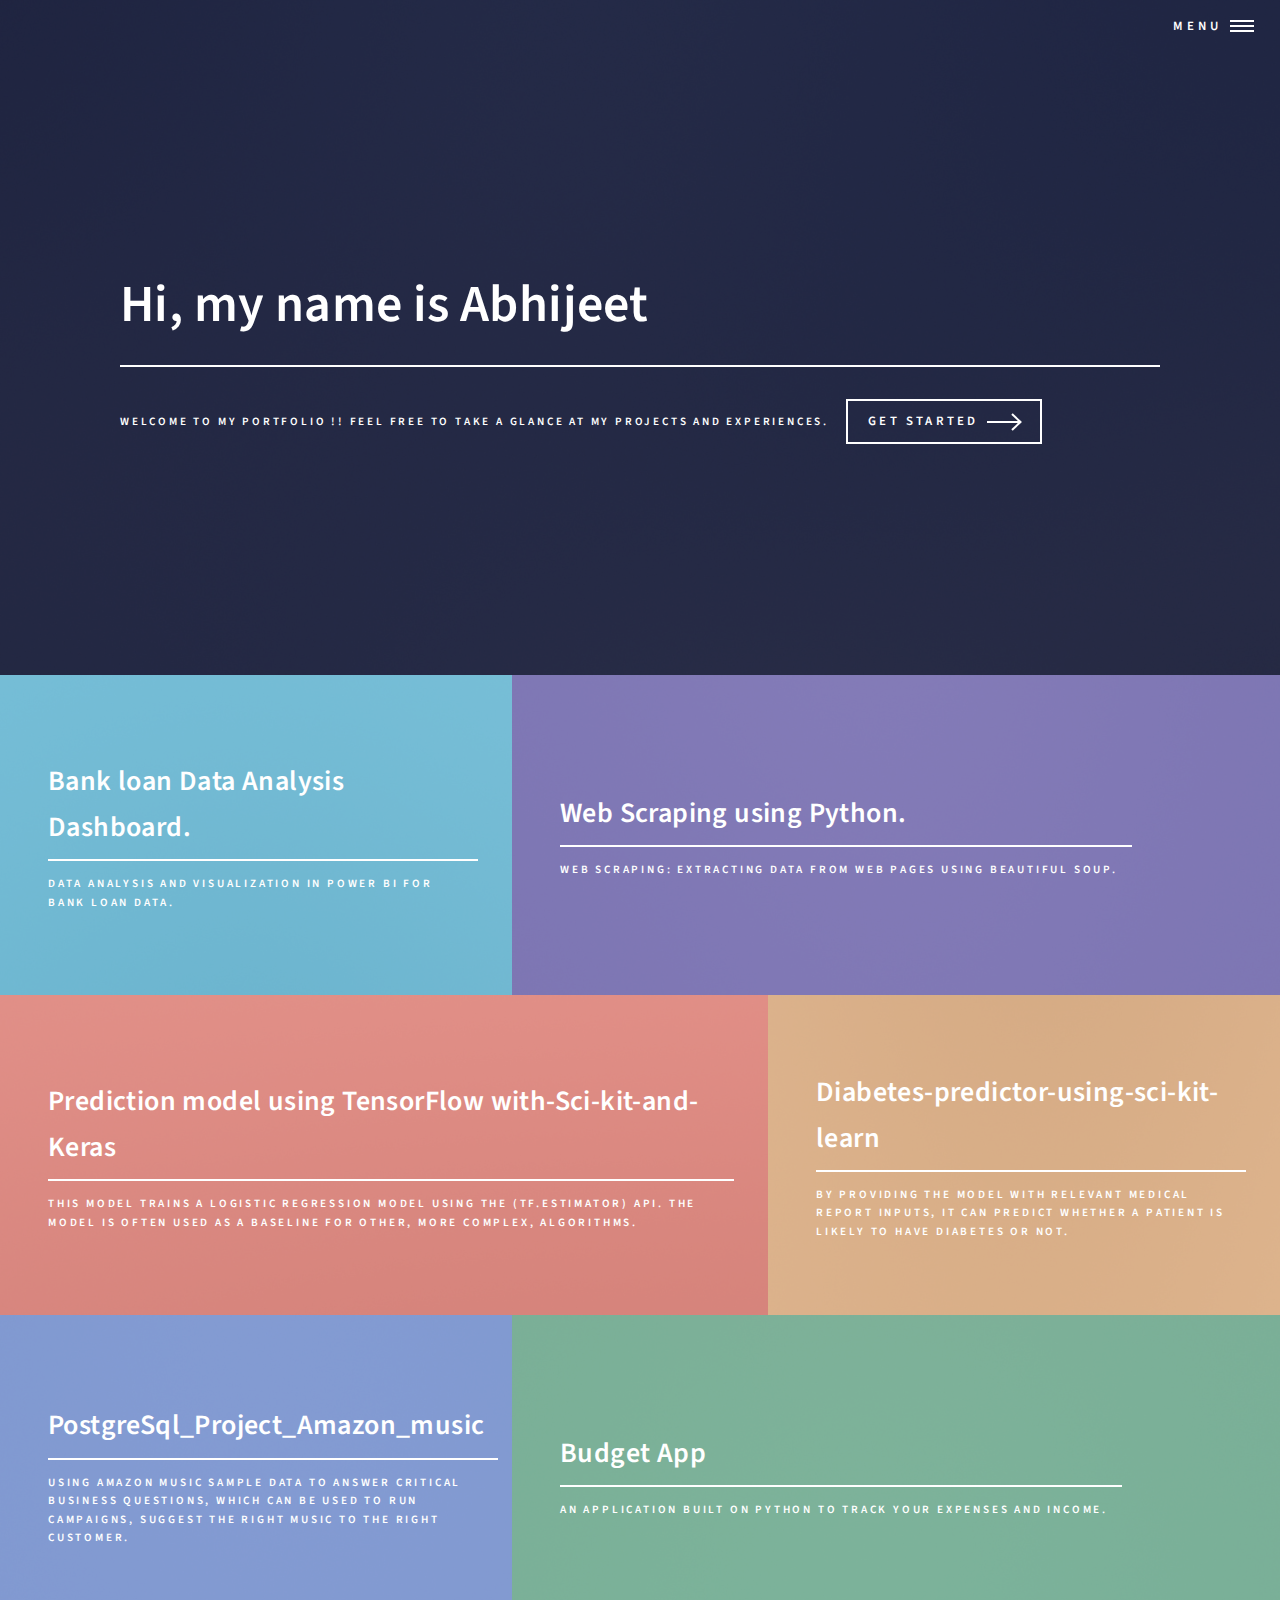
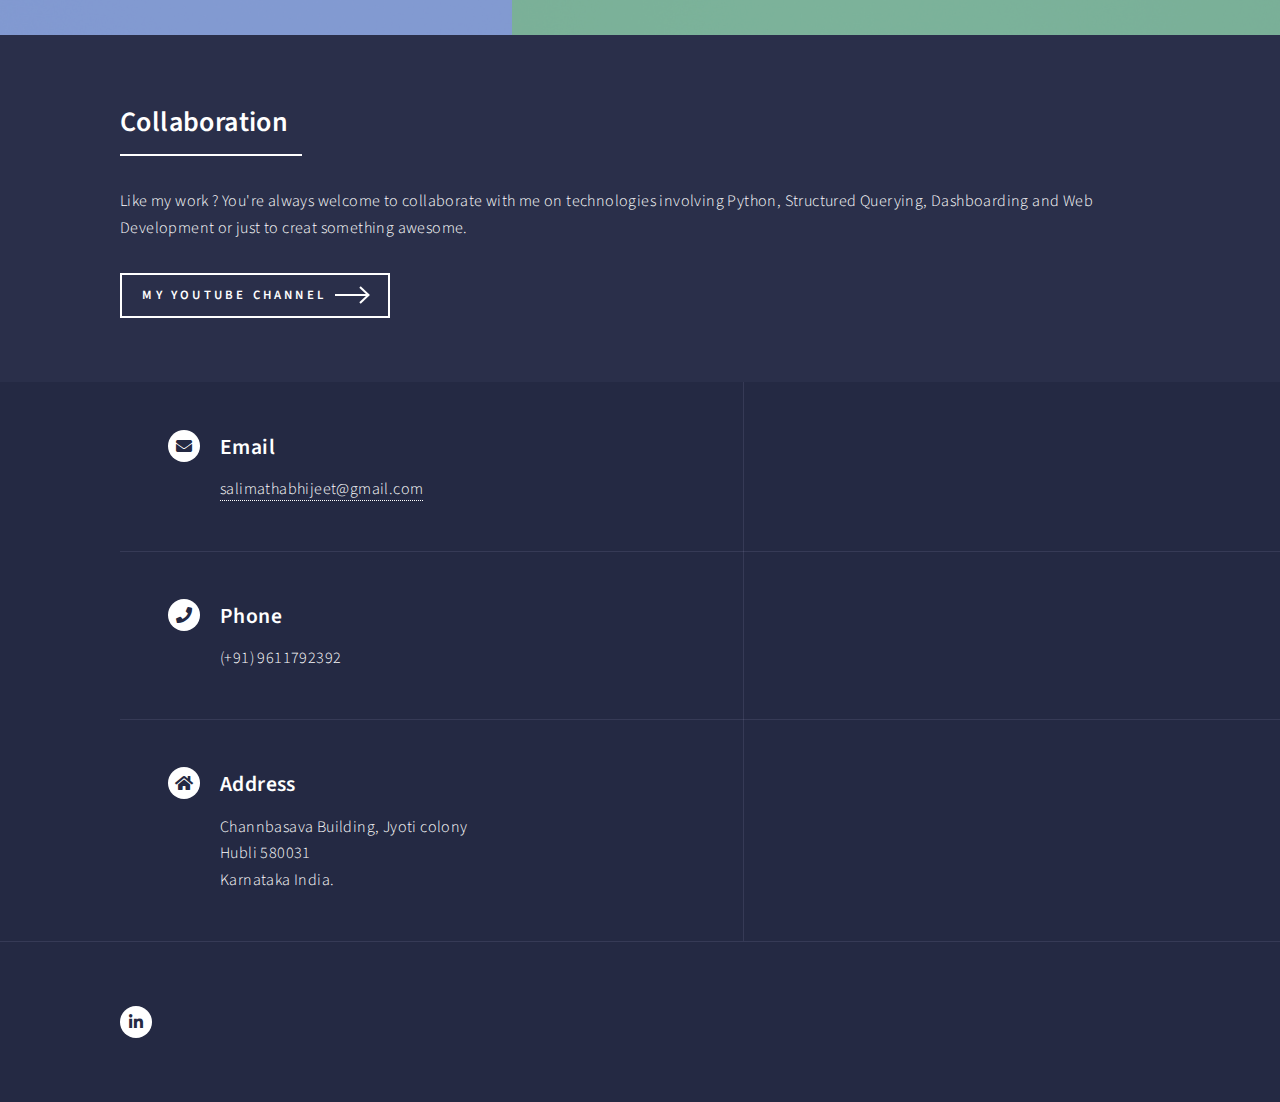
<file: index.html>
<!DOCTYPE HTML>

<html>
	<head>
		<title>Abhijeet Salimath</title>
		<meta charset="utf-8" />
		<meta name="viewport" content="width=device-width, initial-scale=1, user-scalable=no" />
		<link rel="stylesheet" href="assets/css/main.css" />
		<noscript><link rel="stylesheet" href="assets/css/noscript.css" /></noscript>
	</head>
	<body class="is-preload">

		<!-- Wrapper -->
			<div id="wrapper">

				<!-- Header -->
					<header id="header" class="alt">
						<nav>
							<a href="#menu">Menu</a>
						</nav>
					</header>

				<!-- Menu -->
					<nav id="menu">
						<ul class="links">
							<li><a href="index.html">Home</a></li>
							<li><a href="landing.html">Youtube Channel</a></li>
						</ul>
					</nav>

				<!-- Banner -->
					<section id="banner" class="major">
						<div class="inner">
							<header class="major">
								<h1>Hi, my name is Abhijeet</h1>
							</header>
							<div class="content">
								<p>WELCOME TO MY PORTFOLIO !! FEEL FREE TO TAKE A GLANCE AT MY PROJECTS AND EXPERIENCES.</p>
								<ul class="actions">
									<li><a href="#one" class="button next scrolly">Get Started</a></li>
								</ul>
							</div>
						</div>
					</section>

				<!-- Main -->
					<div id="main">

						<!-- One -->
							<section id="one" class="tiles">
								<article>
									<span class="image">
										<img src="images/pic01.jpg" alt="" />
									</span>
									<header class="major">
										<h3><a href="https://github.com/Abbsal/Bank-Loan-Analysis" class="link">Bank loan Data Analysis Dashboard.</a></h3>
										<p>Data Analysis and visualization in Power BI for Bank Loan Data.</p>
									</header>
								</article>
								<article>
									<span class="image">
										<img src="images/pic02.jpg" alt="" />
									</span>
									<header class="major">
										<h3><a href="https://github.com/Abbsal/Web-scraping-" class="link">Web Scraping using Python.</a></h3>
										<p>Web Scraping: Extracting data from web pages using Beautiful Soup.</p>
									</header>
								</article>
								<article>
									<span class="image">
										<img src="images/pic03.jpg" alt="" />
									</span>
									<header class="major">
										<h3><a href="https://github.com/Abbsal/TensorFlow-and-ML-with-Sci-kit-and-Keras" class="link">Prediction model using TensorFlow with-Sci-kit-and-Keras</a></h3>
										<p>This model trains a logistic regression model using the (tf.estimator) API. The model is often used as a baseline for other, more complex, algorithms.</p>
									</header>
								</article>
								<article>
									<span class="image">
										<img src="images/pic04.jpg" alt="" />
									</span>
									<header class="major">
										<h3><a href="https://github.com/Abbsal/Diabetes-predictor-using-sci-kit-learn." class="link">Diabetes-predictor-using-sci-kit-learn</a></h3>
										<p>By providing the model with relevant medical report inputs, it can predict whether a patient is likely to have diabetes or not.</p>
									</header>
								</article>
								<article>
									<span class="image">
										<img src="images/pic05.jpg" alt="" />
									</span>
									<header class="major">
										<h3><a href="https://github.com/Abbsal/PostgreSql_Project_Amazon_music" class="link">PostgreSql_Project_Amazon_music</a></h3>
										<p>Using Amazon music sample data to answer critical business questions, which can be used to run campaigns, suggest the right music to the right customer.</p>
									</header>
								</article>
								<article>
									<span class="image">
										<img src="images/pic06.jpg" alt="" />
									</span>
									<header class="major">
										<h3><a href="https://github.com/Abbsal/Budget-App" class="link">Budget App</a></h3>
										<p>An application built on Python to track your expenses and income.</p>
									</header>
								</article>
							</section>

						<!-- Two -->
							<section id="two">
								<div class="inner">
									<header class="major">
										<h2>Collaboration</h2>
									</header>
									<p>Like my work ? You're always welcome to collaborate with me on technologies involving Python, Structured Querying, Dashboarding and Web Development or just to creat something awesome.
									</p>
									<ul class="actions">
										<li><a href="landing.html" class="button next">My Youtube channel</a></li>
									</ul>
								</div>
							</section>

					</div>

				<!-- Contact -->
					<section id="contact">
						<div class="inner">
							<section class="split">
								<section>
									<div class="contact-method">
										<span class="icon solid alt fa-envelope"></span>
										<h3>Email</h3>
										<a >salimathabhijeet@gmail.com</a>
									</div>
								</section>
								<section>
									<div class="contact-method">
										<span class="icon solid alt fa-phone"></span>
										<h3>Phone</h3>
										<span>(+91) 9611792392</span>
									</div>
								</section>
								<section>
									<div class="contact-method">
										<span class="icon solid alt fa-home"></span>
										<h3>Address</h3>
										<span>Channbasava Building, Jyoti colony <br />
											Hubli 580031<br />
											Karnataka India.</span>
									</div>
								</section>
							</section>
						</div>
					</section>

				<!-- Footer -->
					<footer id="footer">
						<div class="inner">
							<ul class="icons">
								<li><a href="https://www.linkedin.com/in/abhijeet-salimath-b4513018b/" class="icon brands alt fa-linkedin-in"><span class="label">LinkedIn</span></a></li>
							</ul>
						</div>
					</footer>

			</div>

		<!-- Scripts -->
			<script src="assets/js/jquery.min.js"></script>
			<script src="assets/js/jquery.scrolly.min.js"></script>
			<script src="assets/js/jquery.scrollex.min.js"></script>
			<script src="assets/js/browser.min.js"></script>
			<script src="assets/js/breakpoints.min.js"></script>
			<script src="assets/js/util.js"></script>
			<script src="assets/js/main.js"></script>

	</body>
</html>
</file>
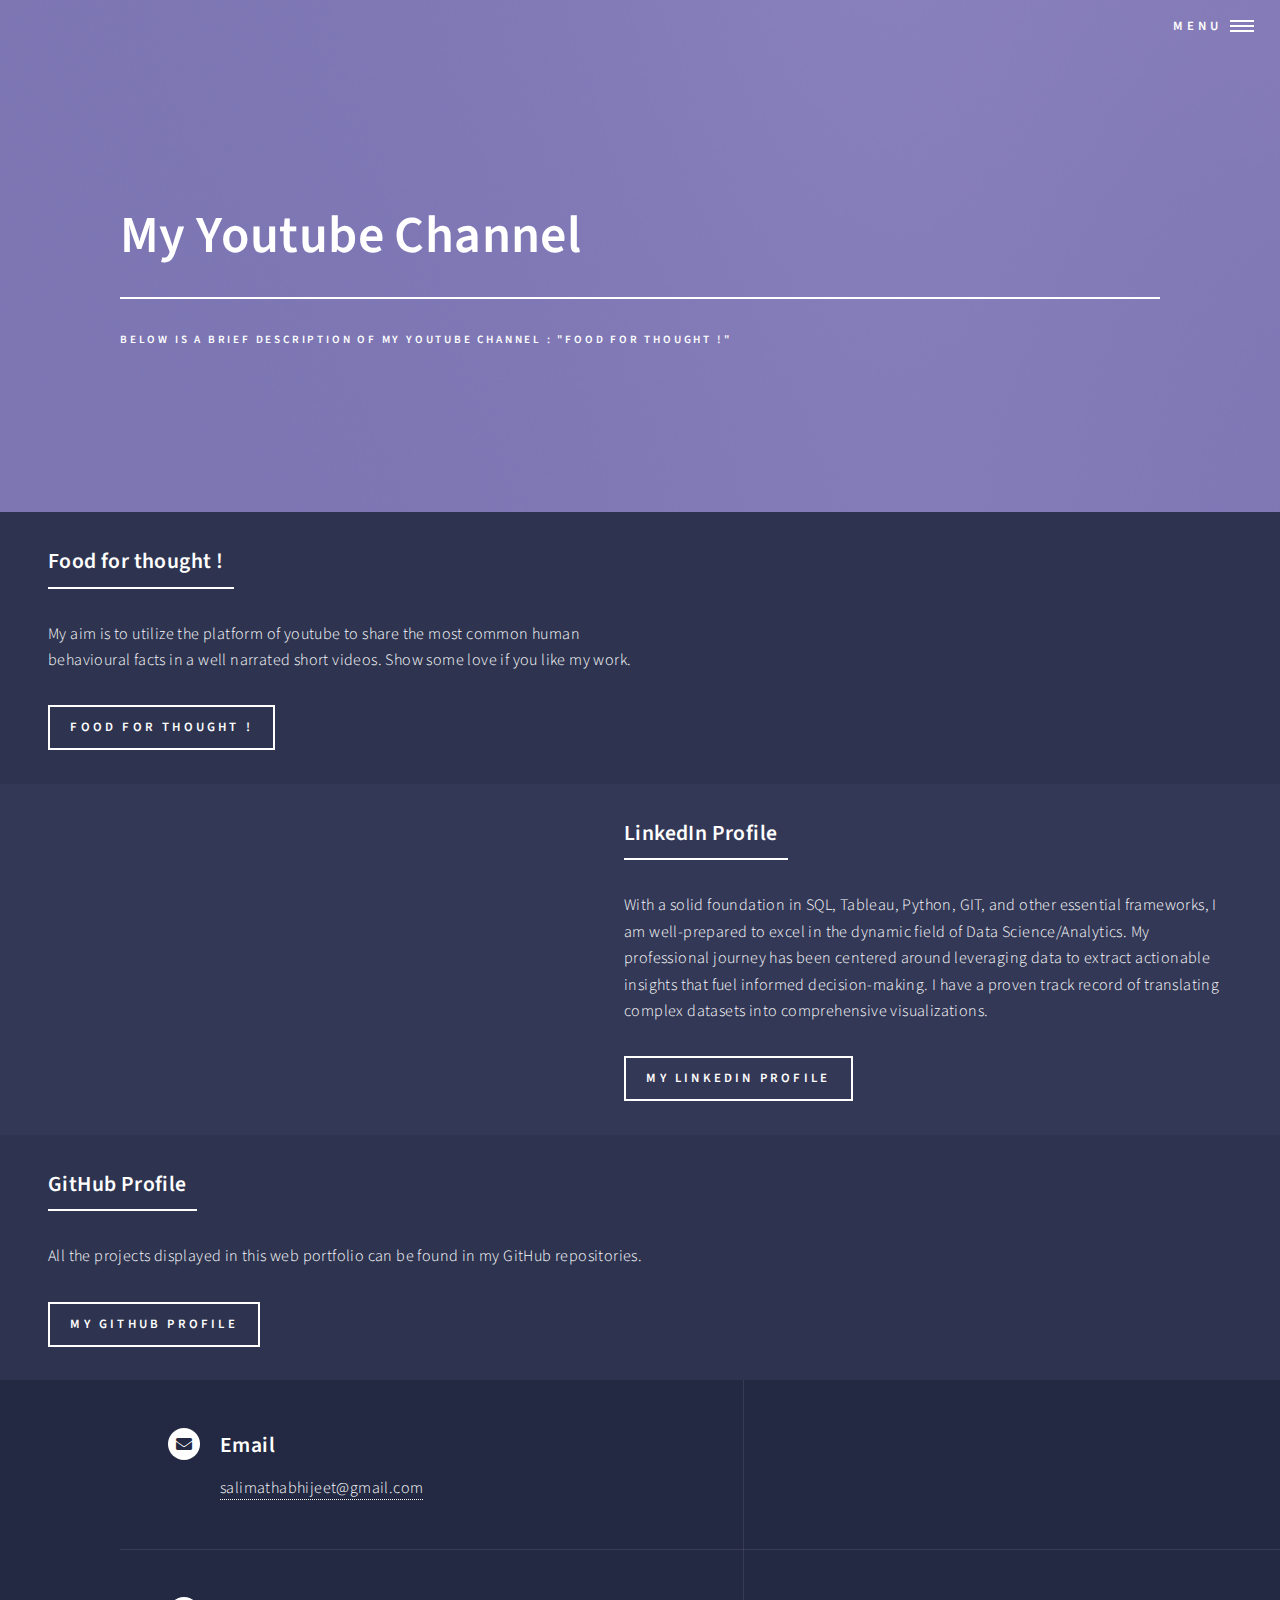
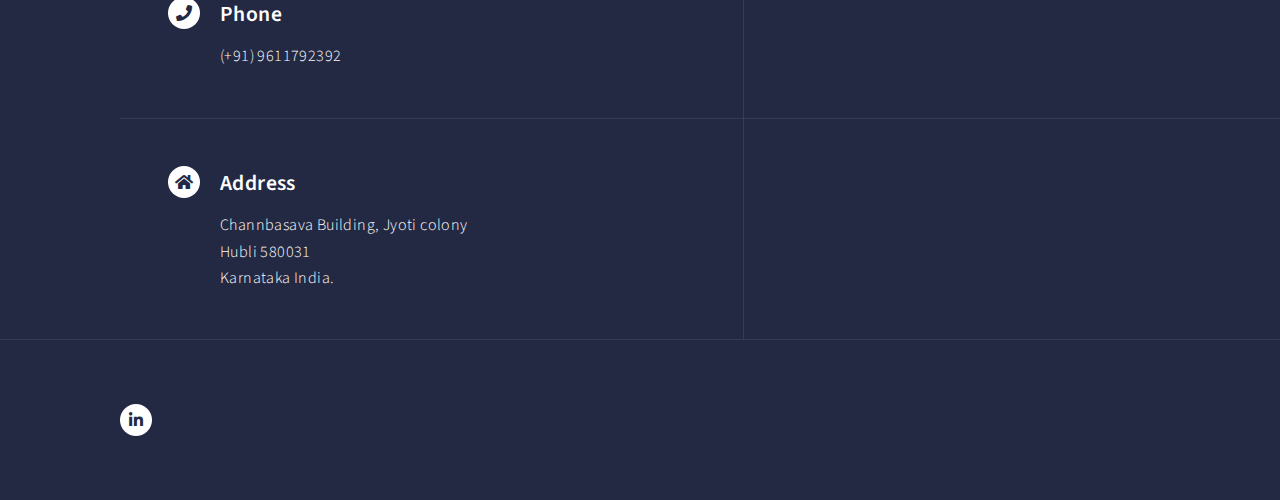
<file: landing.html>
<!DOCTYPE HTML>
<html>
	<head>
		<title>Abhijeet Salimath</title>
		<meta charset="utf-8" />
		<meta name="viewport" content="width=device-width, initial-scale=1, user-scalable=no" />
		<link rel="stylesheet" href="assets/css/main.css" />
		<noscript><link rel="stylesheet" href="assets/css/noscript.css" /></noscript>
	</head>
	<body class="is-preload">

		<!-- Wrapper -->
			<div id="wrapper">

				<!-- Header -->
				<!-- Note: The "styleN" class below should match that of the banner element. -->
					<header id="header" class="alt style2">
						<nav>
							<a href="#menu">Menu</a>
						</nav>
					</header>

				<!-- Menu -->
					<nav id="menu">
						<ul class="links">
							<li><a href="index.html">Home</a></li>
							<li><a href="landing.html">Youtube Channel</a></li>
						</ul>
					</nav>

				<!-- Banner -->
				<!-- Note: The "styleN" class below should match that of the header element. -->
					<section id="banner" class="style2">
						<div class="inner">
							<span class="image">
								<img src="images/pic07.jpg" alt="" />
							</span>
							<header class="major">
								<h1>My Youtube Channel</h1>
							</header>
							<div class="content">
								<p>Below is a brief description of my youtube channel : "Food for thought !"</p>
							</div>
						</div>
					</section>

				<!-- Main -->
					<div id="main">

						<!-- Two -->
							<section id="two" class="spotlights">
								<section>
									<div class="content">
										<div class="inner">
											<header class="major">
												<h3>Food for thought !</h3>
											</header>
											<p>My aim is to utilize the platform of youtube to share the most common human behavioural facts in a well narrated short videos. Show some love if you like my work.</p>
											<ul class="actions">
												<li><a href="https://www.youtube.com/channel/UCK0Whp-iDp2dgOGg2oV-9Sg" class="button">Food for thought !</a></li>
											</ul>
										</div>
									</div>
								</section>
								<section>
									<div class="content">
										<div class="inner">
											<header class="major">
												<h3>LinkedIn Profile</h3>
											</header>
											<p>With a solid foundation in SQL, Tableau, Python, GIT, and other essential frameworks, I am well-prepared to excel in the dynamic field of Data Science/Analytics.
												
												My professional journey has been centered around leveraging data to extract actionable insights that fuel informed decision-making. I have a proven track record of translating complex datasets into comprehensive visualizations.</p>
											<ul class="actions">
												<li><a href="https://www.linkedin.com/in/abhijeet-salimath-b4513018b/" class="button">My LinkedIn Profile</a></li>
											</ul>
										</div>
									</div>
								</section>
								<section>
									<div class="content">
										<div class="inner">
											<header class="major">
												<h3>GitHub Profile</h3>
											</header>
											<p>All the projects displayed in this web portfolio can be found in my GitHub repositories.</p>
											<ul class="actions">
												<li><a href="https://github.com/Abbsal" class="button">My GitHub Profile</a></li>
											</ul>
										</div>
									</div>
								</section>
							</section>

					</div>

				<!-- Contact -->
					<section id="contact">
						<div class="inner">
							<section class="split">
								<section>
									<div class="contact-method">
										<span class="icon solid alt fa-envelope"></span>
										<h3>Email</h3>
										<a >salimathabhijeet@gmail.com</a>
									</div>
								</section>
								<section>
									<div class="contact-method">
										<span class="icon solid alt fa-phone"></span>
										<h3>Phone</h3>
										<span>(+91) 9611792392</span>
									</div>
								</section>
								<section>
									<div class="contact-method">
										<span class="icon solid alt fa-home"></span>
										<h3>Address</h3>
										<span>Channbasava Building, Jyoti colony <br />
											Hubli 580031<br />
											Karnataka India.</span>
									</div>
								</section>
							</section>
						</div>
					</section>

				<!-- Footer -->
					<footer id="footer">
						<div class="inner">
							<ul class="icons">
								<li><a href="https://www.linkedin.com/in/abhijeet-salimath-b4513018b/" class="icon brands alt fa-linkedin-in"><span class="label">LinkedIn</span></a></li>
							</ul>
						</div>
					</footer>

			</div>

		<!-- Scripts -->
			<script src="assets/js/jquery.min.js"></script>
			<script src="assets/js/jquery.scrolly.min.js"></script>
			<script src="assets/js/jquery.scrollex.min.js"></script>
			<script src="assets/js/browser.min.js"></script>
			<script src="assets/js/breakpoints.min.js"></script>
			<script src="assets/js/util.js"></script>
			<script src="assets/js/main.js"></script>

	</body>
</html>
</file>
<file: assets/css/noscript.css>
/*
	Forty by HTML5 UP
	html5up.net | @ajlkn
	Free for personal and commercial use under the CCA 3.0 license (html5up.net/license)
*/

/* Banner */

	body.is-preload #banner:after {
		opacity: 0.85;
	}

	body.is-preload #banner > .inner {
		-moz-filter: none;
		-webkit-filter: none;
		-ms-filter: none;
		filter: none;
		-moz-transform: none;
		-webkit-transform: none;
		-ms-transform: none;
		transform: none;
		opacity: 1;
	}
</file>
<file: assets/css/main.css>
@import url(fontawesome-all.min.css);
@import url("https://fonts.googleapis.com/css?family=Source+Sans+Pro:300,300italic,600,600italic");

/*
	Forty by HTML5 UP
	html5up.net | @ajlkn
	Free for personal and commercial use under the CCA 3.0 license (html5up.net/license)
*/

html, body, div, span, applet, object,
iframe, h1, h2, h3, h4, h5, h6, p, blockquote,
pre, a, abbr, acronym, address, big, cite,
code, del, dfn, em, img, ins, kbd, q, s, samp,
small, strike, strong, sub, sup, tt, var, b,
u, i, center, dl, dt, dd, ol, ul, li, fieldset,
form, label, legend, table, caption, tbody,
tfoot, thead, tr, th, td, article, aside,
canvas, details, embed, figure, figcaption,
footer, header, hgroup, menu, nav, output, ruby,
section, summary, time, mark, audio, video {
	margin: 0;
	padding: 0;
	border: 0;
	font-size: 100%;
	font: inherit;
	vertical-align: baseline;}

article, aside, details, figcaption, figure,
footer, header, hgroup, menu, nav, section {
	display: block;}

body {
	line-height: 1;
}

ol, ul {
	list-style: none;
}

blockquote, q {
	quotes: none;
}

	blockquote:before, blockquote:after, q:before, q:after {
		content: '';
		content: none;
	}

table {
	border-collapse: collapse;
	border-spacing: 0;
}

body {
	-webkit-text-size-adjust: none;
}

mark {
	background-color: transparent;
	color: inherit;
}

input::-moz-focus-inner {
	border: 0;
	padding: 0;
}

input, select, textarea {
	-moz-appearance: none;
	-webkit-appearance: none;
	-ms-appearance: none;
	appearance: none;
}

/* Basic */

	@-ms-viewport {
		width: device-width;
	}

	body {
		-ms-overflow-style: scrollbar;
	}

	@media screen and (max-width: 480px) {

		html, body {
			min-width: 320px;
		}

	}

	html {
		box-sizing: border-box;
	}

	*, *:before, *:after {
		box-sizing: inherit;
	}

	body {
		background: #242943;
	}

		body.is-preload *, body.is-preload *:before, body.is-preload *:after {
			-moz-animation: none !important;
			-webkit-animation: none !important;
			-ms-animation: none !important;
			animation: none !important;
			-moz-transition: none !important;
			-webkit-transition: none !important;
			-ms-transition: none !important;
			transition: none !important;
		}

/* Type */

	body, input, select, textarea {
		color: #ffffff;
		font-family: "Source Sans Pro", Helvetica, sans-serif;
		font-size: 17pt;
		font-weight: 300;
		letter-spacing: 0.025em;
		line-height: 1.65;
	}

		@media screen and (max-width: 1680px) {

			body, input, select, textarea {
				font-size: 14pt;
			}

		}

		@media screen and (max-width: 1280px) {

			body, input, select, textarea {
				font-size: 12pt;
			}

		}

		@media screen and (max-width: 360px) {

			body, input, select, textarea {
				font-size: 11pt;
			}

		}

	a {
		-moz-transition: color 0.2s ease-in-out, border-bottom-color 0.2s ease-in-out;
		-webkit-transition: color 0.2s ease-in-out, border-bottom-color 0.2s ease-in-out;
		-ms-transition: color 0.2s ease-in-out, border-bottom-color 0.2s ease-in-out;
		transition: color 0.2s ease-in-out, border-bottom-color 0.2s ease-in-out;
		border-bottom: dotted 1px;
		color: inherit;
		text-decoration: none;
	}

		a:hover {
			border-bottom-color: transparent;
			color: #9bf1ff !important;
		}

		a:active {
			color: #53e3fb !important;
		}

	strong, b {
		color: #ffffff;
		font-weight: 600;
	}

	em, i {
		font-style: italic;
	}

	p {
		margin: 0 0 2em 0;
	}

	h1, h2, h3, h4, h5, h6 {
		color: #ffffff;
		font-weight: 600;
		line-height: 1.65;
		margin: 0 0 1em 0;
	}

		h1 a, h2 a, h3 a, h4 a, h5 a, h6 a {
			color: inherit;
			border-bottom: 0;
		}

	h1 {
		font-size: 2.5em;
	}

	h2 {
		font-size: 1.75em;
	}

	h3 {
		font-size: 1.35em;
	}

	h4 {
		font-size: 1.1em;
	}

	h5 {
		font-size: 0.9em;
	}

	h6 {
		font-size: 0.7em;
	}

	@media screen and (max-width: 736px) {

		h1 {
			font-size: 2em;
		}

		h2 {
			font-size: 1.5em;
		}

		h3 {
			font-size: 1.25em;
		}

	}

	sub {
		font-size: 0.8em;
		position: relative;
		top: 0.5em;
	}

	sup {
		font-size: 0.8em;
		position: relative;
		top: -0.5em;
	}

	blockquote {
		border-left: solid 4px rgba(212, 212, 255, 0.1);
		font-style: italic;
		margin: 0 0 2em 0;
		padding: 0.5em 0 0.5em 2em;
	}

	code {
		background: rgba(212, 212, 255, 0.035);
		font-family: "Courier New", monospace;
		font-size: 0.9em;
		margin: 0 0.25em;
		padding: 0.25em 0.65em;
	}

	pre {
		-webkit-overflow-scrolling: touch;
		font-family: "Courier New", monospace;
		font-size: 0.9em;
		margin: 0 0 2em 0;
	}

		pre code {
			display: block;
			line-height: 1.75;
			padding: 1em 1.5em;
			overflow-x: auto;
		}

	hr {
		border: 0;
		border-bottom: solid 1px rgba(212, 212, 255, 0.1);
		margin: 2em 0;
	}

		hr.major {
			margin: 3em 0;
		}

	.align-left {
		text-align: left;
	}

	.align-center {
		text-align: center;
	}

	.align-right {
		text-align: right;
	}

/* Row */

	.row {
		display: flex;
		flex-wrap: wrap;
		box-sizing: border-box;
		align-items: stretch;
	}

		.row > * {
			box-sizing: border-box;
		}

		.row.gtr-uniform > * > :last-child {
			margin-bottom: 0;
		}

		.row.aln-left {
			justify-content: flex-start;
		}

		.row.aln-center {
			justify-content: center;
		}

		.row.aln-right {
			justify-content: flex-end;
		}

		.row.aln-top {
			align-items: flex-start;
		}

		.row.aln-middle {
			align-items: center;
		}

		.row.aln-bottom {
			align-items: flex-end;
		}

		.row > .imp {
			order: -1;
		}

		.row > .col-1 {
			width: 8.33333%;
		}

		.row > .off-1 {
			margin-left: 8.33333%;
		}

		.row > .col-2 {
			width: 16.66667%;
		}

		.row > .off-2 {
			margin-left: 16.66667%;
		}

		.row > .col-3 {
			width: 25%;
		}

		.row > .off-3 {
			margin-left: 25%;
		}

		.row > .col-4 {
			width: 33.33333%;
		}

		.row > .off-4 {
			margin-left: 33.33333%;
		}

		.row > .col-5 {
			width: 41.66667%;
		}

		.row > .off-5 {
			margin-left: 41.66667%;
		}

		.row > .col-6 {
			width: 50%;
		}

		.row > .off-6 {
			margin-left: 50%;
		}

		.row > .col-7 {
			width: 58.33333%;
		}

		.row > .off-7 {
			margin-left: 58.33333%;
		}

		.row > .col-8 {
			width: 66.66667%;
		}

		.row > .off-8 {
			margin-left: 66.66667%;
		}

		.row > .col-9 {
			width: 75%;
		}

		.row > .off-9 {
			margin-left: 75%;
		}

		.row > .col-10 {
			width: 83.33333%;
		}

		.row > .off-10 {
			margin-left: 83.33333%;
		}

		.row > .col-11 {
			width: 91.66667%;
		}

		.row > .off-11 {
			margin-left: 91.66667%;
		}

		.row > .col-12 {
			width: 100%;
		}

		.row > .off-12 {
			margin-left: 100%;
		}

		.row.gtr-0 {
			margin-top: 0;
			margin-left: 0em;
		}

			.row.gtr-0 > * {
				padding: 0 0 0 0em;
			}

			.row.gtr-0.gtr-uniform {
				margin-top: 0em;
			}

				.row.gtr-0.gtr-uniform > * {
					padding-top: 0em;
				}

		.row.gtr-25 {
			margin-top: 0;
			margin-left: -0.5em;
		}

			.row.gtr-25 > * {
				padding: 0 0 0 0.5em;
			}

			.row.gtr-25.gtr-uniform {
				margin-top: -0.5em;
			}

				.row.gtr-25.gtr-uniform > * {
					padding-top: 0.5em;
				}

		.row.gtr-50 {
			margin-top: 0;
			margin-left: -1em;
		}

			.row.gtr-50 > * {
				padding: 0 0 0 1em;
			}

			.row.gtr-50.gtr-uniform {
				margin-top: -1em;
			}

				.row.gtr-50.gtr-uniform > * {
					padding-top: 1em;
				}

		.row {
			margin-top: 0;
			margin-left: -2em;
		}

			.row > * {
				padding: 0 0 0 2em;
			}

			.row.gtr-uniform {
				margin-top: -2em;
			}

				.row.gtr-uniform > * {
					padding-top: 2em;
				}

		.row.gtr-150 {
			margin-top: 0;
			margin-left: -3em;
		}

			.row.gtr-150 > * {
				padding: 0 0 0 3em;
			}

			.row.gtr-150.gtr-uniform {
				margin-top: -3em;
			}

				.row.gtr-150.gtr-uniform > * {
					padding-top: 3em;
				}

		.row.gtr-200 {
			margin-top: 0;
			margin-left: -4em;
		}

			.row.gtr-200 > * {
				padding: 0 0 0 4em;
			}

			.row.gtr-200.gtr-uniform {
				margin-top: -4em;
			}

				.row.gtr-200.gtr-uniform > * {
					padding-top: 4em;
				}

		@media screen and (max-width: 1680px) {

			.row {
				display: flex;
				flex-wrap: wrap;
				box-sizing: border-box;
				align-items: stretch;
			}

				.row > * {
					box-sizing: border-box;
				}

				.row.gtr-uniform > * > :last-child {
					margin-bottom: 0;
				}

				.row.aln-left {
					justify-content: flex-start;
				}

				.row.aln-center {
					justify-content: center;
				}

				.row.aln-right {
					justify-content: flex-end;
				}

				.row.aln-top {
					align-items: flex-start;
				}

				.row.aln-middle {
					align-items: center;
				}

				.row.aln-bottom {
					align-items: flex-end;
				}

				.row > .imp-xlarge {
					order: -1;
				}

				.row > .col-1-xlarge {
					width: 8.33333%;
				}

				.row > .off-1-xlarge {
					margin-left: 8.33333%;
				}

				.row > .col-2-xlarge {
					width: 16.66667%;
				}

				.row > .off-2-xlarge {
					margin-left: 16.66667%;
				}

				.row > .col-3-xlarge {
					width: 25%;
				}

				.row > .off-3-xlarge {
					margin-left: 25%;
				}

				.row > .col-4-xlarge {
					width: 33.33333%;
				}

				.row > .off-4-xlarge {
					margin-left: 33.33333%;
				}

				.row > .col-5-xlarge {
					width: 41.66667%;
				}

				.row > .off-5-xlarge {
					margin-left: 41.66667%;
				}

				.row > .col-6-xlarge {
					width: 50%;
				}

				.row > .off-6-xlarge {
					margin-left: 50%;
				}

				.row > .col-7-xlarge {
					width: 58.33333%;
				}

				.row > .off-7-xlarge {
					margin-left: 58.33333%;
				}

				.row > .col-8-xlarge {
					width: 66.66667%;
				}

				.row > .off-8-xlarge {
					margin-left: 66.66667%;
				}

				.row > .col-9-xlarge {
					width: 75%;
				}

				.row > .off-9-xlarge {
					margin-left: 75%;
				}

				.row > .col-10-xlarge {
					width: 83.33333%;
				}

				.row > .off-10-xlarge {
					margin-left: 83.33333%;
				}

				.row > .col-11-xlarge {
					width: 91.66667%;
				}

				.row > .off-11-xlarge {
					margin-left: 91.66667%;
				}

				.row > .col-12-xlarge {
					width: 100%;
				}

				.row > .off-12-xlarge {
					margin-left: 100%;
				}

				.row.gtr-0 {
					margin-top: 0;
					margin-left: 0em;
				}

					.row.gtr-0 > * {
						padding: 0 0 0 0em;
					}

					.row.gtr-0.gtr-uniform {
						margin-top: 0em;
					}

						.row.gtr-0.gtr-uniform > * {
							padding-top: 0em;
						}

				.row.gtr-25 {
					margin-top: 0;
					margin-left: -0.5em;
				}

					.row.gtr-25 > * {
						padding: 0 0 0 0.5em;
					}

					.row.gtr-25.gtr-uniform {
						margin-top: -0.5em;
					}

						.row.gtr-25.gtr-uniform > * {
							padding-top: 0.5em;
						}

				.row.gtr-50 {
					margin-top: 0;
					margin-left: -1em;
				}

					.row.gtr-50 > * {
						padding: 0 0 0 1em;
					}

					.row.gtr-50.gtr-uniform {
						margin-top: -1em;
					}

						.row.gtr-50.gtr-uniform > * {
							padding-top: 1em;
						}

				.row {
					margin-top: 0;
					margin-left: -2em;
				}

					.row > * {
						padding: 0 0 0 2em;
					}

					.row.gtr-uniform {
						margin-top: -2em;
					}

						.row.gtr-uniform > * {
							padding-top: 2em;
						}

				.row.gtr-150 {
					margin-top: 0;
					margin-left: -3em;
				}

					.row.gtr-150 > * {
						padding: 0 0 0 3em;
					}

					.row.gtr-150.gtr-uniform {
						margin-top: -3em;
					}

						.row.gtr-150.gtr-uniform > * {
							padding-top: 3em;
						}

				.row.gtr-200 {
					margin-top: 0;
					margin-left: -4em;
				}

					.row.gtr-200 > * {
						padding: 0 0 0 4em;
					}

					.row.gtr-200.gtr-uniform {
						margin-top: -4em;
					}

						.row.gtr-200.gtr-uniform > * {
							padding-top: 4em;
						}

		}

		@media screen and (max-width: 1280px) {

			.row {
				display: flex;
				flex-wrap: wrap;
				box-sizing: border-box;
				align-items: stretch;
			}

				.row > * {
					box-sizing: border-box;
				}

				.row.gtr-uniform > * > :last-child {
					margin-bottom: 0;
				}

				.row.aln-left {
					justify-content: flex-start;
				}

				.row.aln-center {
					justify-content: center;
				}

				.row.aln-right {
					justify-content: flex-end;
				}

				.row.aln-top {
					align-items: flex-start;
				}

				.row.aln-middle {
					align-items: center;
				}

				.row.aln-bottom {
					align-items: flex-end;
				}

				.row > .imp-large {
					order: -1;
				}

				.row > .col-1-large {
					width: 8.33333%;
				}

				.row > .off-1-large {
					margin-left: 8.33333%;
				}

				.row > .col-2-large {
					width: 16.66667%;
				}

				.row > .off-2-large {
					margin-left: 16.66667%;
				}

				.row > .col-3-large {
					width: 25%;
				}

				.row > .off-3-large {
					margin-left: 25%;
				}

				.row > .col-4-large {
					width: 33.33333%;
				}

				.row > .off-4-large {
					margin-left: 33.33333%;
				}

				.row > .col-5-large {
					width: 41.66667%;
				}

				.row > .off-5-large {
					margin-left: 41.66667%;
				}

				.row > .col-6-large {
					width: 50%;
				}

				.row > .off-6-large {
					margin-left: 50%;
				}

				.row > .col-7-large {
					width: 58.33333%;
				}

				.row > .off-7-large {
					margin-left: 58.33333%;
				}

				.row > .col-8-large {
					width: 66.66667%;
				}

				.row > .off-8-large {
					margin-left: 66.66667%;
				}

				.row > .col-9-large {
					width: 75%;
				}

				.row > .off-9-large {
					margin-left: 75%;
				}

				.row > .col-10-large {
					width: 83.33333%;
				}

				.row > .off-10-large {
					margin-left: 83.33333%;
				}

				.row > .col-11-large {
					width: 91.66667%;
				}

				.row > .off-11-large {
					margin-left: 91.66667%;
				}

				.row > .col-12-large {
					width: 100%;
				}

				.row > .off-12-large {
					margin-left: 100%;
				}

				.row.gtr-0 {
					margin-top: 0;
					margin-left: 0em;
				}

					.row.gtr-0 > * {
						padding: 0 0 0 0em;
					}

					.row.gtr-0.gtr-uniform {
						margin-top: 0em;
					}

						.row.gtr-0.gtr-uniform > * {
							padding-top: 0em;
						}

				.row.gtr-25 {
					margin-top: 0;
					margin-left: -0.375em;
				}

					.row.gtr-25 > * {
						padding: 0 0 0 0.375em;
					}

					.row.gtr-25.gtr-uniform {
						margin-top: -0.375em;
					}

						.row.gtr-25.gtr-uniform > * {
							padding-top: 0.375em;
						}

				.row.gtr-50 {
					margin-top: 0;
					margin-left: -0.75em;
				}

					.row.gtr-50 > * {
						padding: 0 0 0 0.75em;
					}

					.row.gtr-50.gtr-uniform {
						margin-top: -0.75em;
					}

						.row.gtr-50.gtr-uniform > * {
							padding-top: 0.75em;
						}

				.row {
					margin-top: 0;
					margin-left: -1.5em;
				}

					.row > * {
						padding: 0 0 0 1.5em;
					}

					.row.gtr-uniform {
						margin-top: -1.5em;
					}

						.row.gtr-uniform > * {
							padding-top: 1.5em;
						}

				.row.gtr-150 {
					margin-top: 0;
					margin-left: -2.25em;
				}

					.row.gtr-150 > * {
						padding: 0 0 0 2.25em;
					}

					.row.gtr-150.gtr-uniform {
						margin-top: -2.25em;
					}

						.row.gtr-150.gtr-uniform > * {
							padding-top: 2.25em;
						}

				.row.gtr-200 {
					margin-top: 0;
					margin-left: -3em;
				}

					.row.gtr-200 > * {
						padding: 0 0 0 3em;
					}

					.row.gtr-200.gtr-uniform {
						margin-top: -3em;
					}

						.row.gtr-200.gtr-uniform > * {
							padding-top: 3em;
						}

		}

		@media screen and (max-width: 980px) {

			.row {
				display: flex;
				flex-wrap: wrap;
				box-sizing: border-box;
				align-items: stretch;
			}

				.row > * {
					box-sizing: border-box;
				}

				.row.gtr-uniform > * > :last-child {
					margin-bottom: 0;
				}

				.row.aln-left {
					justify-content: flex-start;
				}

				.row.aln-center {
					justify-content: center;
				}

				.row.aln-right {
					justify-content: flex-end;
				}

				.row.aln-top {
					align-items: flex-start;
				}

				.row.aln-middle {
					align-items: center;
				}

				.row.aln-bottom {
					align-items: flex-end;
				}

				.row > .imp-medium {
					order: -1;
				}

				.row > .col-1-medium {
					width: 8.33333%;
				}

				.row > .off-1-medium {
					margin-left: 8.33333%;
				}

				.row > .col-2-medium {
					width: 16.66667%;
				}

				.row > .off-2-medium {
					margin-left: 16.66667%;
				}

				.row > .col-3-medium {
					width: 25%;
				}

				.row > .off-3-medium {
					margin-left: 25%;
				}

				.row > .col-4-medium {
					width: 33.33333%;
				}

				.row > .off-4-medium {
					margin-left: 33.33333%;
				}

				.row > .col-5-medium {
					width: 41.66667%;
				}

				.row > .off-5-medium {
					margin-left: 41.66667%;
				}

				.row > .col-6-medium {
					width: 50%;
				}

				.row > .off-6-medium {
					margin-left: 50%;
				}

				.row > .col-7-medium {
					width: 58.33333%;
				}

				.row > .off-7-medium {
					margin-left: 58.33333%;
				}

				.row > .col-8-medium {
					width: 66.66667%;
				}

				.row > .off-8-medium {
					margin-left: 66.66667%;
				}

				.row > .col-9-medium {
					width: 75%;
				}

				.row > .off-9-medium {
					margin-left: 75%;
				}

				.row > .col-10-medium {
					width: 83.33333%;
				}

				.row > .off-10-medium {
					margin-left: 83.33333%;
				}

				.row > .col-11-medium {
					width: 91.66667%;
				}

				.row > .off-11-medium {
					margin-left: 91.66667%;
				}

				.row > .col-12-medium {
					width: 100%;
				}

				.row > .off-12-medium {
					margin-left: 100%;
				}

				.row.gtr-0 {
					margin-top: 0;
					margin-left: 0em;
				}

					.row.gtr-0 > * {
						padding: 0 0 0 0em;
					}

					.row.gtr-0.gtr-uniform {
						margin-top: 0em;
					}

						.row.gtr-0.gtr-uniform > * {
							padding-top: 0em;
						}

				.row.gtr-25 {
					margin-top: 0;
					margin-left: -0.375em;
				}

					.row.gtr-25 > * {
						padding: 0 0 0 0.375em;
					}

					.row.gtr-25.gtr-uniform {
						margin-top: -0.375em;
					}

						.row.gtr-25.gtr-uniform > * {
							padding-top: 0.375em;
						}

				.row.gtr-50 {
					margin-top: 0;
					margin-left: -0.75em;
				}

					.row.gtr-50 > * {
						padding: 0 0 0 0.75em;
					}

					.row.gtr-50.gtr-uniform {
						margin-top: -0.75em;
					}

						.row.gtr-50.gtr-uniform > * {
							padding-top: 0.75em;
						}

				.row {
					margin-top: 0;
					margin-left: -1.5em;
				}

					.row > * {
						padding: 0 0 0 1.5em;
					}

					.row.gtr-uniform {
						margin-top: -1.5em;
					}

						.row.gtr-uniform > * {
							padding-top: 1.5em;
						}

				.row.gtr-150 {
					margin-top: 0;
					margin-left: -2.25em;
				}

					.row.gtr-150 > * {
						padding: 0 0 0 2.25em;
					}

					.row.gtr-150.gtr-uniform {
						margin-top: -2.25em;
					}

						.row.gtr-150.gtr-uniform > * {
							padding-top: 2.25em;
						}

				.row.gtr-200 {
					margin-top: 0;
					margin-left: -3em;
				}

					.row.gtr-200 > * {
						padding: 0 0 0 3em;
					}

					.row.gtr-200.gtr-uniform {
						margin-top: -3em;
					}

						.row.gtr-200.gtr-uniform > * {
							padding-top: 3em;
						}

		}

		@media screen and (max-width: 736px) {

			.row {
				display: flex;
				flex-wrap: wrap;
				box-sizing: border-box;
				align-items: stretch;
			}

				.row > * {
					box-sizing: border-box;
				}

				.row.gtr-uniform > * > :last-child {
					margin-bottom: 0;
				}

				.row.aln-left {
					justify-content: flex-start;
				}

				.row.aln-center {
					justify-content: center;
				}

				.row.aln-right {
					justify-content: flex-end;
				}

				.row.aln-top {
					align-items: flex-start;
				}

				.row.aln-middle {
					align-items: center;
				}

				.row.aln-bottom {
					align-items: flex-end;
				}

				.row > .imp-small {
					order: -1;
				}

				.row > .col-1-small {
					width: 8.33333%;
				}

				.row > .off-1-small {
					margin-left: 8.33333%;
				}

				.row > .col-2-small {
					width: 16.66667%;
				}

				.row > .off-2-small {
					margin-left: 16.66667%;
				}

				.row > .col-3-small {
					width: 25%;
				}

				.row > .off-3-small {
					margin-left: 25%;
				}

				.row > .col-4-small {
					width: 33.33333%;
				}

				.row > .off-4-small {
					margin-left: 33.33333%;
				}

				.row > .col-5-small {
					width: 41.66667%;
				}

				.row > .off-5-small {
					margin-left: 41.66667%;
				}

				.row > .col-6-small {
					width: 50%;
				}

				.row > .off-6-small {
					margin-left: 50%;
				}

				.row > .col-7-small {
					width: 58.33333%;
				}

				.row > .off-7-small {
					margin-left: 58.33333%;
				}

				.row > .col-8-small {
					width: 66.66667%;
				}

				.row > .off-8-small {
					margin-left: 66.66667%;
				}

				.row > .col-9-small {
					width: 75%;
				}

				.row > .off-9-small {
					margin-left: 75%;
				}

				.row > .col-10-small {
					width: 83.33333%;
				}

				.row > .off-10-small {
					margin-left: 83.33333%;
				}

				.row > .col-11-small {
					width: 91.66667%;
				}

				.row > .off-11-small {
					margin-left: 91.66667%;
				}

				.row > .col-12-small {
					width: 100%;
				}

				.row > .off-12-small {
					margin-left: 100%;
				}

				.row.gtr-0 {
					margin-top: 0;
					margin-left: 0em;
				}

					.row.gtr-0 > * {
						padding: 0 0 0 0em;
					}

					.row.gtr-0.gtr-uniform {
						margin-top: 0em;
					}

						.row.gtr-0.gtr-uniform > * {
							padding-top: 0em;
						}

				.row.gtr-25 {
					margin-top: 0;
					margin-left: -0.3125em;
				}

					.row.gtr-25 > * {
						padding: 0 0 0 0.3125em;
					}

					.row.gtr-25.gtr-uniform {
						margin-top: -0.3125em;
					}

						.row.gtr-25.gtr-uniform > * {
							padding-top: 0.3125em;
						}

				.row.gtr-50 {
					margin-top: 0;
					margin-left: -0.625em;
				}

					.row.gtr-50 > * {
						padding: 0 0 0 0.625em;
					}

					.row.gtr-50.gtr-uniform {
						margin-top: -0.625em;
					}

						.row.gtr-50.gtr-uniform > * {
							padding-top: 0.625em;
						}

				.row {
					margin-top: 0;
					margin-left: -1.25em;
				}

					.row > * {
						padding: 0 0 0 1.25em;
					}

					.row.gtr-uniform {
						margin-top: -1.25em;
					}

						.row.gtr-uniform > * {
							padding-top: 1.25em;
						}

				.row.gtr-150 {
					margin-top: 0;
					margin-left: -1.875em;
				}

					.row.gtr-150 > * {
						padding: 0 0 0 1.875em;
					}

					.row.gtr-150.gtr-uniform {
						margin-top: -1.875em;
					}

						.row.gtr-150.gtr-uniform > * {
							padding-top: 1.875em;
						}

				.row.gtr-200 {
					margin-top: 0;
					margin-left: -2.5em;
				}

					.row.gtr-200 > * {
						padding: 0 0 0 2.5em;
					}

					.row.gtr-200.gtr-uniform {
						margin-top: -2.5em;
					}

						.row.gtr-200.gtr-uniform > * {
							padding-top: 2.5em;
						}

		}

		@media screen and (max-width: 480px) {

			.row {
				display: flex;
				flex-wrap: wrap;
				box-sizing: border-box;
				align-items: stretch;
			}

				.row > * {
					box-sizing: border-box;
				}

				.row.gtr-uniform > * > :last-child {
					margin-bottom: 0;
				}

				.row.aln-left {
					justify-content: flex-start;
				}

				.row.aln-center {
					justify-content: center;
				}

				.row.aln-right {
					justify-content: flex-end;
				}

				.row.aln-top {
					align-items: flex-start;
				}

				.row.aln-middle {
					align-items: center;
				}

				.row.aln-bottom {
					align-items: flex-end;
				}

				.row > .imp-xsmall {
					order: -1;
				}

				.row > .col-1-xsmall {
					width: 8.33333%;
				}

				.row > .off-1-xsmall {
					margin-left: 8.33333%;
				}

				.row > .col-2-xsmall {
					width: 16.66667%;
				}

				.row > .off-2-xsmall {
					margin-left: 16.66667%;
				}

				.row > .col-3-xsmall {
					width: 25%;
				}

				.row > .off-3-xsmall {
					margin-left: 25%;
				}

				.row > .col-4-xsmall {
					width: 33.33333%;
				}

				.row > .off-4-xsmall {
					margin-left: 33.33333%;
				}

				.row > .col-5-xsmall {
					width: 41.66667%;
				}

				.row > .off-5-xsmall {
					margin-left: 41.66667%;
				}

				.row > .col-6-xsmall {
					width: 50%;
				}

				.row > .off-6-xsmall {
					margin-left: 50%;
				}

				.row > .col-7-xsmall {
					width: 58.33333%;
				}

				.row > .off-7-xsmall {
					margin-left: 58.33333%;
				}

				.row > .col-8-xsmall {
					width: 66.66667%;
				}

				.row > .off-8-xsmall {
					margin-left: 66.66667%;
				}

				.row > .col-9-xsmall {
					width: 75%;
				}

				.row > .off-9-xsmall {
					margin-left: 75%;
				}

				.row > .col-10-xsmall {
					width: 83.33333%;
				}

				.row > .off-10-xsmall {
					margin-left: 83.33333%;
				}

				.row > .col-11-xsmall {
					width: 91.66667%;
				}

				.row > .off-11-xsmall {
					margin-left: 91.66667%;
				}

				.row > .col-12-xsmall {
					width: 100%;
				}

				.row > .off-12-xsmall {
					margin-left: 100%;
				}

				.row.gtr-0 {
					margin-top: 0;
					margin-left: 0em;
				}

					.row.gtr-0 > * {
						padding: 0 0 0 0em;
					}

					.row.gtr-0.gtr-uniform {
						margin-top: 0em;
					}

						.row.gtr-0.gtr-uniform > * {
							padding-top: 0em;
						}

				.row.gtr-25 {
					margin-top: 0;
					margin-left: -0.3125em;
				}

					.row.gtr-25 > * {
						padding: 0 0 0 0.3125em;
					}

					.row.gtr-25.gtr-uniform {
						margin-top: -0.3125em;
					}

						.row.gtr-25.gtr-uniform > * {
							padding-top: 0.3125em;
						}

				.row.gtr-50 {
					margin-top: 0;
					margin-left: -0.625em;
				}

					.row.gtr-50 > * {
						padding: 0 0 0 0.625em;
					}

					.row.gtr-50.gtr-uniform {
						margin-top: -0.625em;
					}

						.row.gtr-50.gtr-uniform > * {
							padding-top: 0.625em;
						}

				.row {
					margin-top: 0;
					margin-left: -1.25em;
				}

					.row > * {
						padding: 0 0 0 1.25em;
					}

					.row.gtr-uniform {
						margin-top: -1.25em;
					}

						.row.gtr-uniform > * {
							padding-top: 1.25em;
						}

				.row.gtr-150 {
					margin-top: 0;
					margin-left: -1.875em;
				}

					.row.gtr-150 > * {
						padding: 0 0 0 1.875em;
					}

					.row.gtr-150.gtr-uniform {
						margin-top: -1.875em;
					}

						.row.gtr-150.gtr-uniform > * {
							padding-top: 1.875em;
						}

				.row.gtr-200 {
					margin-top: 0;
					margin-left: -2.5em;
				}

					.row.gtr-200 > * {
						padding: 0 0 0 2.5em;
					}

					.row.gtr-200.gtr-uniform {
						margin-top: -2.5em;
					}

						.row.gtr-200.gtr-uniform > * {
							padding-top: 2.5em;
						}

		}

/* Section/Article */

	section.special, article.special {
		text-align: center;
	}

	header.major {
		width: -moz-max-content;
		width: -webkit-max-content;
		width: -ms-max-content;
		width: max-content;
		margin-bottom: 2em;
	}

		header.major > :first-child {
			margin-bottom: 0;
			width: calc(100% + 0.5em);
		}

			header.major > :first-child:after {
				content: '';
				background-color: #ffffff;
				display: block;
				height: 2px;
				margin: 0.325em 0 0.5em 0;
				width: 100%;
			}

		header.major > p {
			font-size: 0.7em;
			font-weight: 600;
			letter-spacing: 0.25em;
			margin-bottom: 0;
			text-transform: uppercase;
		}

		body.is-ie header.major > :first-child:after {
			max-width: 9em;
		}

		body.is-ie header.major > h1:after {
			max-width: 100% !important;
		}

	@media screen and (max-width: 736px) {

		header.major > p br {
			display: none;
		}

	}

/* Form */

	form {
		margin: 0 0 2em 0;
	}

		form > :last-child {
			margin-bottom: 0;
		}

		form > .fields {
			display: -moz-flex;
			display: -webkit-flex;
			display: -ms-flex;
			display: flex;
			-moz-flex-wrap: wrap;
			-webkit-flex-wrap: wrap;
			-ms-flex-wrap: wrap;
			flex-wrap: wrap;
			width: calc(100% + 3em);
			margin: -1.5em 0 2em -1.5em;
		}

			form > .fields > .field {
				-moz-flex-grow: 0;
				-webkit-flex-grow: 0;
				-ms-flex-grow: 0;
				flex-grow: 0;
				-moz-flex-shrink: 0;
				-webkit-flex-shrink: 0;
				-ms-flex-shrink: 0;
				flex-shrink: 0;
				padding: 1.5em 0 0 1.5em;
				width: calc(100% - 1.5em);
			}

				form > .fields > .field.half {
					width: calc(50% - 0.75em);
				}

				form > .fields > .field.third {
					width: calc(100%/3 - 0.5em);
				}

				form > .fields > .field.quarter {
					width: calc(25% - 0.375em);
				}

		@media screen and (max-width: 480px) {

			form > .fields {
				width: calc(100% + 3em);
				margin: -1.5em 0 2em -1.5em;
			}

				form > .fields > .field {
					padding: 1.5em 0 0 1.5em;
					width: calc(100% - 1.5em);
				}

					form > .fields > .field.half {
						width: calc(100% - 1.5em);
					}

					form > .fields > .field.third {
						width: calc(100% - 1.5em);
					}

					form > .fields > .field.quarter {
						width: calc(100% - 1.5em);
					}

		}

	label {
		color: #ffffff;
		display: block;
		font-size: 0.8em;
		font-weight: 600;
		letter-spacing: 0.25em;
		margin: 0 0 1em 0;
		text-transform: uppercase;
	}

	input[type="text"],
	input[type="password"],
	input[type="email"],
	input[type="tel"],
	input[type="search"],
	input[type="url"],
	select,
	textarea {
		-moz-appearance: none;
		-webkit-appearance: none;
		-ms-appearance: none;
		appearance: none;
		background: rgba(212, 212, 255, 0.035);
		border: none;
		border-radius: 0;
		color: inherit;
		display: block;
		outline: 0;
		padding: 0 1em;
		text-decoration: none;
		width: 100%;
	}

		input[type="text"]:invalid,
		input[type="password"]:invalid,
		input[type="email"]:invalid,
		input[type="tel"]:invalid,
		input[type="search"]:invalid,
		input[type="url"]:invalid,
		select:invalid,
		textarea:invalid {
			box-shadow: none;
		}

		input[type="text"]:focus,
		input[type="password"]:focus,
		input[type="email"]:focus,
		input[type="tel"]:focus,
		input[type="search"]:focus,
		input[type="url"]:focus,
		select:focus,
		textarea:focus {
			border-color: #9bf1ff;
			box-shadow: 0 0 0 2px #9bf1ff;
		}

	select {
		background-image: url("data:image/svg+xml;charset=utf8,%3Csvg xmlns='http://www.w3.org/2000/svg' width='40' height='40' preserveAspectRatio='none' viewBox='0 0 40 40'%3E%3Cpath d='M9.4,12.3l10.4,10.4l10.4-10.4c0.2-0.2,0.5-0.4,0.9-0.4c0.3,0,0.6,0.1,0.9,0.4l3.3,3.3c0.2,0.2,0.4,0.5,0.4,0.9 c0,0.4-0.1,0.6-0.4,0.9L20.7,31.9c-0.2,0.2-0.5,0.4-0.9,0.4c-0.3,0-0.6-0.1-0.9-0.4L4.3,17.3c-0.2-0.2-0.4-0.5-0.4-0.9 c0-0.4,0.1-0.6,0.4-0.9l3.3-3.3c0.2-0.2,0.5-0.4,0.9-0.4S9.1,12.1,9.4,12.3z' fill='rgba(212, 212, 255, 0.1)' /%3E%3C/svg%3E");
		background-size: 1.25rem;
		background-repeat: no-repeat;
		background-position: calc(100% - 1rem) center;
		height: 2.75em;
		padding-right: 2.75em;
		text-overflow: ellipsis;
	}

		select option {
			color: #ffffff;
			background: #242943;
		}

		select:focus::-ms-value {
			background-color: transparent;
		}

		select::-ms-expand {
			display: none;
		}

	input[type="text"],
	input[type="password"],
	input[type="email"],
	input[type="tel"],
	input[type="search"],
	input[type="url"],
	select {
		height: 2.75em;
	}

	textarea {
		padding: 0.75em 1em;
	}

	input[type="checkbox"],
	input[type="radio"] {
		-moz-appearance: none;
		-webkit-appearance: none;
		-ms-appearance: none;
		appearance: none;
		display: block;
		float: left;
		margin-right: -2em;
		opacity: 0;
		width: 1em;
		z-index: -1;
	}

		input[type="checkbox"] + label,
		input[type="radio"] + label {
			text-decoration: none;
			color: #ffffff;
			cursor: pointer;
			display: inline-block;
			font-weight: 300;
			padding-left: 2.65em;
			padding-right: 0.75em;
			position: relative;
		}

			input[type="checkbox"] + label:before,
			input[type="radio"] + label:before {
				-moz-osx-font-smoothing: grayscale;
				-webkit-font-smoothing: antialiased;
				display: inline-block;
				font-style: normal;
				font-variant: normal;
				text-rendering: auto;
				line-height: 1;
				text-transform: none !important;
				font-family: 'Font Awesome 5 Free';
				font-weight: 900;
			}

			input[type="checkbox"] + label:before,
			input[type="radio"] + label:before {
				background: rgba(212, 212, 255, 0.035);
				content: '';
				display: inline-block;
				font-size: 0.8em;
				height: 2.0625em;
				left: 0;
				letter-spacing: 0;
				line-height: 2.0625em;
				position: absolute;
				text-align: center;
				top: 0;
				width: 2.0625em;
			}

		input[type="checkbox"]:checked + label:before,
		input[type="radio"]:checked + label:before {
			background: #ffffff;
			border-color: #9bf1ff;
			content: '\f00c';
			color: #242943;
		}

		input[type="checkbox"]:focus + label:before,
		input[type="radio"]:focus + label:before {
			box-shadow: 0 0 0 2px #9bf1ff;
		}

	input[type="radio"] + label:before {
		border-radius: 100%;
	}

	::-webkit-input-placeholder {
		color: rgba(244, 244, 255, 0.2) !important;
		opacity: 1.0;
	}

	:-moz-placeholder {
		color: rgba(244, 244, 255, 0.2) !important;
		opacity: 1.0;
	}

	::-moz-placeholder {
		color: rgba(244, 244, 255, 0.2) !important;
		opacity: 1.0;
	}

	:-ms-input-placeholder {
		color: rgba(244, 244, 255, 0.2) !important;
		opacity: 1.0;
	}

/* Box */

	.box {
		border: solid 1px rgba(212, 212, 255, 0.1);
		margin-bottom: 2em;
		padding: 1.5em;
	}

		.box > :last-child,
		.box > :last-child > :last-child,
		.box > :last-child > :last-child > :last-child {
			margin-bottom: 0;
		}

		.box.alt {
			border: 0;
			border-radius: 0;
			padding: 0;
		}

/* Icon */

	.icon {
		text-decoration: none;
		border-bottom: none;
		position: relative;
	}

		.icon:before {
			-moz-osx-font-smoothing: grayscale;
			-webkit-font-smoothing: antialiased;
			display: inline-block;
			font-style: normal;
			font-variant: normal;
			text-rendering: auto;
			line-height: 1;
			text-transform: none !important;
			font-family: 'Font Awesome 5 Free';
			font-weight: 400;
		}

		.icon > .label {
			display: none;
		}

		.icon:before {
			line-height: inherit;
		}

		.icon.solid:before {
			font-weight: 900;
		}

		.icon.brands:before {
			font-family: 'Font Awesome 5 Brands';
		}

		.icon.alt:before {
			background-color: #ffffff;
			border-radius: 100%;
			color: #242943;
			display: inline-block;
			height: 2em;
			line-height: 2em;
			text-align: center;
			width: 2em;
		}

	a.icon.alt:before {
		-moz-transition: background-color 0.2s ease-in-out;
		-webkit-transition: background-color 0.2s ease-in-out;
		-ms-transition: background-color 0.2s ease-in-out;
		transition: background-color 0.2s ease-in-out;
	}

	a.icon.alt:hover:before {
		background-color: #6fc3df;
	}

	a.icon.alt:active:before {
		background-color: #37a6cb;
	}

/* Image */

	.image {
		border: 0;
		display: inline-block;
		position: relative;
	}

		.image img {
			display: block;
		}

		.image.left, .image.right {
			max-width: 30%;
		}

			.image.left img, .image.right img {
				width: 100%;
			}

		.image.left {
			float: left;
			margin: 0 1.5em 1.25em 0;
			top: 0.25em;
		}

		.image.right {
			float: right;
			margin: 0 0 1.25em 1.5em;
			top: 0.25em;
		}

		.image.fit {
			display: block;
			margin: 0 0 2em 0;
			width: 100%;
		}

			.image.fit img {
				width: 100%;
			}

		.image.main {
			display: block;
			margin: 2.5em 0;
			width: 100%;
		}

			.image.main img {
				width: 100%;
			}

			@media screen and (max-width: 736px) {

				.image.main {
					margin: 1.5em 0;
				}

			}

/* List */

	ol {
		list-style: decimal;
		margin: 0 0 2em 0;
		padding-left: 1.25em;
	}

		ol li {
			padding-left: 0.25em;
		}

	ul {
		list-style: disc;
		margin: 0 0 2em 0;
		padding-left: 1em;
	}

		ul li {
			padding-left: 0.5em;
		}

		ul.alt {
			list-style: none;
			padding-left: 0;
		}

			ul.alt li {
				border-top: solid 1px rgba(212, 212, 255, 0.1);
				padding: 0.5em 0;
			}

				ul.alt li:first-child {
					border-top: 0;
					padding-top: 0;
				}

	dl {
		margin: 0 0 2em 0;
	}

		dl dt {
			display: block;
			font-weight: 600;
			margin: 0 0 1em 0;
		}

		dl dd {
			margin-left: 2em;
		}

/* Actions */

	ul.actions {
		display: -moz-flex;
		display: -webkit-flex;
		display: -ms-flex;
		display: flex;
		cursor: default;
		list-style: none;
		margin-left: -1em;
		padding-left: 0;
	}

		ul.actions li {
			padding: 0 0 0 1em;
			vertical-align: middle;
		}

		ul.actions.special {
			-moz-justify-content: center;
			-webkit-justify-content: center;
			-ms-justify-content: center;
			justify-content: center;
			width: 100%;
			margin-left: 0;
		}

			ul.actions.special li:first-child {
				padding-left: 0;
			}

		ul.actions.stacked {
			-moz-flex-direction: column;
			-webkit-flex-direction: column;
			-ms-flex-direction: column;
			flex-direction: column;
			margin-left: 0;
		}

			ul.actions.stacked li {
				padding: 1.3em 0 0 0;
			}

				ul.actions.stacked li:first-child {
					padding-top: 0;
				}

		ul.actions.fit {
			width: calc(100% + 1em);
		}

			ul.actions.fit li {
				-moz-flex-grow: 1;
				-webkit-flex-grow: 1;
				-ms-flex-grow: 1;
				flex-grow: 1;
				-moz-flex-shrink: 1;
				-webkit-flex-shrink: 1;
				-ms-flex-shrink: 1;
				flex-shrink: 1;
				width: 100%;
			}

				ul.actions.fit li > * {
					width: 100%;
				}

			ul.actions.fit.stacked {
				width: 100%;
			}

/* Icons */

	ul.icons {
		cursor: default;
		list-style: none;
		padding-left: 0;
	}

		ul.icons li {
			display: inline-block;
			padding: 0 1em 0 0;
		}

			ul.icons li:last-child {
				padding-right: 0;
			}

		@media screen and (max-width: 736px) {

			ul.icons li {
				padding: 0 0.75em 0 0;
			}

		}

/* Pagination */

	ul.pagination {
		cursor: default;
		list-style: none;
		padding-left: 0;
	}

		ul.pagination li {
			display: inline-block;
			padding-left: 0;
			vertical-align: middle;
		}

			ul.pagination li > .page {
				-moz-transition: background-color 0.2s ease-in-out, color 0.2s ease-in-out;
				-webkit-transition: background-color 0.2s ease-in-out, color 0.2s ease-in-out;
				-ms-transition: background-color 0.2s ease-in-out, color 0.2s ease-in-out;
				transition: background-color 0.2s ease-in-out, color 0.2s ease-in-out;
				border-bottom: 0;
				display: inline-block;
				font-size: 0.8em;
				font-weight: 600;
				height: 1.5em;
				line-height: 1.5em;
				margin: 0 0.125em;
				min-width: 1.5em;
				padding: 0 0.5em;
				text-align: center;
			}

				ul.pagination li > .page.active {
					background-color: #ffffff;
					color: #242943;
				}

					ul.pagination li > .page.active:hover {
						background-color: #9bf1ff;
						color: #242943 !important;
					}

					ul.pagination li > .page.active:active {
						background-color: #53e3fb;
					}

			ul.pagination li:first-child {
				padding-right: 0.75em;
			}

			ul.pagination li:last-child {
				padding-left: 0.75em;
			}

		@media screen and (max-width: 480px) {

			ul.pagination li:nth-child(n+2):nth-last-child(n+2) {
				display: none;
			}

			ul.pagination li:first-child {
				padding-right: 0;
			}

		}

/* Table */

	.table-wrapper {
		-webkit-overflow-scrolling: touch;
		overflow-x: auto;
	}

	table {
		margin: 0 0 2em 0;
		width: 100%;
	}

		table tbody tr {
			border: solid 1px rgba(212, 212, 255, 0.1);
			border-left: 0;
			border-right: 0;
		}

			table tbody tr:nth-child(2n + 1) {
				background-color: rgba(212, 212, 255, 0.035);
			}

		table td {
			padding: 0.75em 0.75em;
		}

		table th {
			color: #ffffff;
			font-size: 0.9em;
			font-weight: 600;
			padding: 0 0.75em 0.75em 0.75em;
			text-align: left;
		}

		table thead {
			border-bottom: solid 2px rgba(212, 212, 255, 0.1);
		}

		table tfoot {
			border-top: solid 2px rgba(212, 212, 255, 0.1);
		}

		table.alt {
			border-collapse: separate;
		}

			table.alt tbody tr td {
				border: solid 1px rgba(212, 212, 255, 0.1);
				border-left-width: 0;
				border-top-width: 0;
			}

				table.alt tbody tr td:first-child {
					border-left-width: 1px;
				}

			table.alt tbody tr:first-child td {
				border-top-width: 1px;
			}

			table.alt thead {
				border-bottom: 0;
			}

			table.alt tfoot {
				border-top: 0;
			}

/* Button */

	input[type="submit"],
	input[type="reset"],
	input[type="button"],
	button,
	.button {
		-moz-appearance: none;
		-webkit-appearance: none;
		-ms-appearance: none;
		appearance: none;
		-moz-transition: background-color 0.2s ease-in-out, box-shadow 0.2s ease-in-out, color 0.2s ease-in-out;
		-webkit-transition: background-color 0.2s ease-in-out, box-shadow 0.2s ease-in-out, color 0.2s ease-in-out;
		-ms-transition: background-color 0.2s ease-in-out, box-shadow 0.2s ease-in-out, color 0.2s ease-in-out;
		transition: background-color 0.2s ease-in-out, box-shadow 0.2s ease-in-out, color 0.2s ease-in-out;
		background-color: transparent;
		border: 0;
		border-radius: 0;
		box-shadow: inset 0 0 0 2px #ffffff;
		color: #ffffff;
		cursor: pointer;
		display: inline-block;
		font-size: 0.8em;
		font-weight: 600;
		height: 3.5em;
		letter-spacing: 0.25em;
		line-height: 3.5em;
		padding: 0 1.75em;
		text-align: center;
		text-decoration: none;
		text-transform: uppercase;
		white-space: nowrap;
	}

		input[type="submit"]:hover, input[type="submit"]:active,
		input[type="reset"]:hover,
		input[type="reset"]:active,
		input[type="button"]:hover,
		input[type="button"]:active,
		button:hover,
		button:active,
		.button:hover,
		.button:active {
			box-shadow: inset 0 0 0 2px #9bf1ff;
			color: #9bf1ff;
		}

		input[type="submit"]:active,
		input[type="reset"]:active,
		input[type="button"]:active,
		button:active,
		.button:active {
			background-color: rgba(155, 241, 255, 0.1);
			box-shadow: inset 0 0 0 2px #53e3fb;
			color: #53e3fb;
		}

		input[type="submit"].icon:before,
		input[type="reset"].icon:before,
		input[type="button"].icon:before,
		button.icon:before,
		.button.icon:before {
			margin-right: 0.5em;
		}

		input[type="submit"].fit,
		input[type="reset"].fit,
		input[type="button"].fit,
		button.fit,
		.button.fit {
			width: 100%;
		}

		input[type="submit"].small,
		input[type="reset"].small,
		input[type="button"].small,
		button.small,
		.button.small {
			font-size: 0.6em;
		}

		input[type="submit"].large,
		input[type="reset"].large,
		input[type="button"].large,
		button.large,
		.button.large {
			font-size: 1.25em;
			height: 3em;
			line-height: 3em;
		}

		input[type="submit"].next,
		input[type="reset"].next,
		input[type="button"].next,
		button.next,
		.button.next {
			padding-right: 4.5em;
			position: relative;
		}

			input[type="submit"].next:before, input[type="submit"].next:after,
			input[type="reset"].next:before,
			input[type="reset"].next:after,
			input[type="button"].next:before,
			input[type="button"].next:after,
			button.next:before,
			button.next:after,
			.button.next:before,
			.button.next:after {
				-moz-transition: opacity 0.2s ease-in-out;
				-webkit-transition: opacity 0.2s ease-in-out;
				-ms-transition: opacity 0.2s ease-in-out;
				transition: opacity 0.2s ease-in-out;
				background-position: center right;
				background-repeat: no-repeat;
				background-size: 36px 24px;
				content: '';
				display: block;
				height: 100%;
				position: absolute;
				right: 1.5em;
				top: 0;
				vertical-align: middle;
				width: 36px;
			}

			input[type="submit"].next:before,
			input[type="reset"].next:before,
			input[type="button"].next:before,
			button.next:before,
			.button.next:before {
				background-image: url("data:image/svg+xml;charset=utf8,%3Csvg xmlns='http://www.w3.org/2000/svg' xmlns:xlink='http://www.w3.org/1999/xlink' width='36px' height='24px' viewBox='0 0 36 24' zoomAndPan='disable'%3E%3Cstyle%3Eline %7B stroke: %23ffffff%3B stroke-width: 2px%3B %7D%3C/style%3E%3Cline x1='0' y1='12' x2='34' y2='12' /%3E%3Cline x1='25' y1='4' x2='34' y2='12.5' /%3E%3Cline x1='25' y1='20' x2='34' y2='11.5' /%3E%3C/svg%3E");
			}

			input[type="submit"].next:after,
			input[type="reset"].next:after,
			input[type="button"].next:after,
			button.next:after,
			.button.next:after {
				background-image: url("data:image/svg+xml;charset=utf8,%3Csvg xmlns='http://www.w3.org/2000/svg' xmlns:xlink='http://www.w3.org/1999/xlink' width='36px' height='24px' viewBox='0 0 36 24' zoomAndPan='disable'%3E%3Cstyle%3Eline %7B stroke: %239bf1ff%3B stroke-width: 2px%3B %7D%3C/style%3E%3Cline x1='0' y1='12' x2='34' y2='12' /%3E%3Cline x1='25' y1='4' x2='34' y2='12.5' /%3E%3Cline x1='25' y1='20' x2='34' y2='11.5' /%3E%3C/svg%3E");
				opacity: 0;
				z-index: 1;
			}

			input[type="submit"].next:hover:after, input[type="submit"].next:active:after,
			input[type="reset"].next:hover:after,
			input[type="reset"].next:active:after,
			input[type="button"].next:hover:after,
			input[type="button"].next:active:after,
			button.next:hover:after,
			button.next:active:after,
			.button.next:hover:after,
			.button.next:active:after {
				opacity: 1;
			}

			@media screen and (max-width: 1280px) {

				input[type="submit"].next,
				input[type="reset"].next,
				input[type="button"].next,
				button.next,
				.button.next {
					padding-right: 5em;
				}

			}

		input[type="submit"].primary,
		input[type="reset"].primary,
		input[type="button"].primary,
		button.primary,
		.button.primary {
			background-color: #ffffff;
			box-shadow: none;
			color: #242943;
		}

			input[type="submit"].primary:hover, input[type="submit"].primary:active,
			input[type="reset"].primary:hover,
			input[type="reset"].primary:active,
			input[type="button"].primary:hover,
			input[type="button"].primary:active,
			button.primary:hover,
			button.primary:active,
			.button.primary:hover,
			.button.primary:active {
				background-color: #9bf1ff;
				color: #242943 !important;
			}

			input[type="submit"].primary:active,
			input[type="reset"].primary:active,
			input[type="button"].primary:active,
			button.primary:active,
			.button.primary:active {
				background-color: #53e3fb;
			}

		input[type="submit"].disabled, input[type="submit"]:disabled,
		input[type="reset"].disabled,
		input[type="reset"]:disabled,
		input[type="button"].disabled,
		input[type="button"]:disabled,
		button.disabled,
		button:disabled,
		.button.disabled,
		.button:disabled {
			pointer-events: none;
			cursor: default;
			opacity: 0.25;
		}

/* Tiles */

	.tiles {
		display: -moz-flex;
		display: -webkit-flex;
		display: -ms-flex;
		display: flex;
		-moz-flex-wrap: wrap;
		-webkit-flex-wrap: wrap;
		-ms-flex-wrap: wrap;
		flex-wrap: wrap;
		border-top: 0 !important;
	}

		.tiles + * {
			border-top: 0 !important;
		}

		.tiles article {
			-moz-align-items: center;
			-webkit-align-items: center;
			-ms-align-items: center;
			align-items: center;
			display: -moz-flex;
			display: -webkit-flex;
			display: -ms-flex;
			display: flex;
			-moz-transition: -moz-transform 0.25s ease, opacity 0.25s ease, -moz-filter 1s ease, -webkit-filter 1s ease;
			-webkit-transition: -webkit-transform 0.25s ease, opacity 0.25s ease, -webkit-filter 1s ease, -webkit-filter 1s ease;
			-ms-transition: -ms-transform 0.25s ease, opacity 0.25s ease, -ms-filter 1s ease, -webkit-filter 1s ease;
			transition: transform 0.25s ease, opacity 0.25s ease, filter 1s ease, -webkit-filter 1s ease;
			padding: 4em 4em 2em 4em ;
			background-position: center;
			background-repeat: no-repeat;
			background-size: cover;
			cursor: default;
			height: 40vh;
			max-height: 40em;
			min-height: 23em;
			overflow: hidden;
			position: relative;
			width: 40%;
		}

			.tiles article .image {
				display: none;
			}

			.tiles article header {
				position: relative;
				z-index: 3;
			}

			.tiles article h3 {
				font-size: 1.75em;
			}

				.tiles article h3 a:hover {
					color: inherit !important;
				}

			.tiles article .link.primary {
				border: 0;
				height: 100%;
				left: 0;
				position: absolute;
				top: 0;
				width: 100%;
				z-index: 4;
			}

			.tiles article:before {
				-moz-transition: opacity 0.5s ease;
				-webkit-transition: opacity 0.5s ease;
				-ms-transition: opacity 0.5s ease;
				transition: opacity 0.5s ease;
				bottom: 0;
				content: '';
				display: block;
				height: 100%;
				left: 0;
				opacity: 0.85;
				position: absolute;
				width: 100%;
				z-index: 2;
			}

			.tiles article:after {
				background-color: rgba(36, 41, 67, 0.25);
				content: '';
				display: block;
				height: 100%;
				left: 0;
				position: absolute;
				top: 0;
				width: 100%;
				z-index: 1;
			}

			.tiles article:hover:before {
				opacity: 0;
			}

			.tiles article.is-transitioning {
				-moz-transform: scale(0.95);
				-webkit-transform: scale(0.95);
				-ms-transform: scale(0.95);
				transform: scale(0.95);
				-moz-filter: blur(0.5em);
				-webkit-filter: blur(0.5em);
				-ms-filter: blur(0.5em);
				filter: blur(0.5em);
				opacity: 0;
			}

			.tiles article:nth-child(4n - 1), .tiles article:nth-child(4n - 2) {
				width: 60%;
			}

			.tiles article:nth-child(6n - 5):before {
				background-color: #6fc3df;
			}

			.tiles article:nth-child(6n - 4):before {
				background-color: #8d82c4;
			}

			.tiles article:nth-child(6n - 3):before {
				background-color: #ec8d81;
			}

			.tiles article:nth-child(6n - 2):before {
				background-color: #e7b788;
			}

			.tiles article:nth-child(6n - 1):before {
				background-color: #8ea9e8;
			}

			.tiles article:nth-child(6n):before {
				background-color: #87c5a4;
			}

		@media screen and (max-width: 1280px) {

			.tiles article {
				padding: 4em 3em 2em 3em ;
				height: 30vh;
				max-height: 30em;
				min-height: 20em;
			}

		}

		@media screen and (max-width: 980px) {

			.tiles article {
				width: 50% !important;
			}

		}

		@media screen and (max-width: 736px) {

			.tiles article {
				padding: 3em 1.5em 1em 1.5em ;
				height: 16em;
				max-height: none;
				min-height: 0;
			}

				.tiles article h3 {
					font-size: 1.5em;
				}

		}

		@media screen and (max-width: 480px) {

			.tiles {
				display: block;
			}

				.tiles article {
					height: 20em;
					width: 100% !important;
				}

		}

/* Contact Method */

	.contact-method {
		margin: 0 0 2em 0;
		padding-left: 3.25em;
		position: relative;
	}

		.contact-method .icon {
			left: 0;
			position: absolute;
			top: 0;
		}

		.contact-method h3 {
			margin: 0 0 0.5em 0;
		}

/* Spotlights */

	.spotlights {
		border-top: 0 !important;
	}

		.spotlights + * {
			border-top: 0 !important;
		}

		.spotlights > section {
			display: -moz-flex;
			display: -webkit-flex;
			display: -ms-flex;
			display: flex;
			-moz-flex-direction: row;
			-webkit-flex-direction: row;
			-ms-flex-direction: row;
			flex-direction: row;
			background-color: #2e3450;
		}

			.spotlights > section > .image {
				background-position: center center;
				background-size: cover;
				border-radius: 0;
				display: block;
				position: relative;
				width: 30%;
			}

				.spotlights > section > .image img {
					border-radius: 0;
					display: block;
					width: 100%;
				}

				.spotlights > section > .image:before {
					background: rgba(36, 41, 67, 0.9);
					content: '';
					display: block;
					height: 100%;
					left: 0;
					opacity: 0;
					position: absolute;
					top: 0;
					width: 100%;
				}

			.spotlights > section > .content {
				display: -moz-flex;
				display: -webkit-flex;
				display: -ms-flex;
				display: flex;
				-moz-flex-direction: column;
				-webkit-flex-direction: column;
				-ms-flex-direction: column;
				flex-direction: column;
				-moz-justify-content: center;
				-webkit-justify-content: center;
				-ms-justify-content: center;
				justify-content: center;
				-moz-align-items: center;
				-webkit-align-items: center;
				-ms-align-items: center;
				align-items: center;
				padding: 2em 3em 0.1em 3em ;
				width: 70%;
			}

				.spotlights > section > .content > .inner {
					margin: 0 auto;
					max-width: 100%;
					width: 65em;
				}

			.spotlights > section:nth-child(2n) {
				-moz-flex-direction: row-reverse;
				-webkit-flex-direction: row-reverse;
				-ms-flex-direction: row-reverse;
				flex-direction: row-reverse;
				background-color: #333856;
			}

				.spotlights > section:nth-child(2n) > .content {
					-moz-align-items: -moz-flex-end;
					-webkit-align-items: -webkit-flex-end;
					-ms-align-items: -ms-flex-end;
					align-items: flex-end;
				}

		@media screen and (max-width: 1680px) {

			.spotlights > section > .image {
				width: 40%;
			}

			.spotlights > section > .content {
				width: 60%;
			}

		}

		@media screen and (max-width: 1280px) {

			.spotlights > section > .image {
				width: 45%;
			}

			.spotlights > section > .content {
				width: 55%;
			}

		}

		@media screen and (max-width: 980px) {

			.spotlights > section {
				display: block;
			}

				.spotlights > section > .image {
					width: 100%;
				}

				.spotlights > section > .content {
					padding: 4em 3em 2em 3em ;
					width: 100%;
				}

		}

		@media screen and (max-width: 736px) {

			.spotlights > section > .content {
				padding: 3em 1.5em 1em 1.5em ;
			}

		}

/* Header */

	@-moz-keyframes reveal-header {
		0% {
			top: -4em;
			opacity: 0;
		}

		100% {
			top: 0;
			opacity: 1;
		}
	}

	@-webkit-keyframes reveal-header {
		0% {
			top: -4em;
			opacity: 0;
		}

		100% {
			top: 0;
			opacity: 1;
		}
	}

	@-ms-keyframes reveal-header {
		0% {
			top: -4em;
			opacity: 0;
		}

		100% {
			top: 0;
			opacity: 1;
		}
	}

	@keyframes reveal-header {
		0% {
			top: -4em;
			opacity: 0;
		}

		100% {
			top: 0;
			opacity: 1;
		}
	}

	#header {
		display: -moz-flex;
		display: -webkit-flex;
		display: -ms-flex;
		display: flex;
		background-color: #2a2f4a;
		box-shadow: 0 0 0.25em 0 rgba(0, 0, 0, 0.15);
		cursor: default;
		font-weight: 600;
		height: 3.25em;
		left: 0;
		letter-spacing: 0.25em;
		line-height: 3.25em;
		margin: 0;
		position: fixed;
		text-transform: uppercase;
		top: 0;
		width: 100%;
		z-index: 10000;
	}

		#header .logo {
			border: 0;
			display: inline-block;
			font-size: 0.8em;
			height: inherit;
			line-height: inherit;
			padding: 0 1.5em;
		}

			#header .logo strong {
				-moz-transition: background-color 0.2s ease-in-out, color 0.2s ease-in-out;
				-webkit-transition: background-color 0.2s ease-in-out, color 0.2s ease-in-out;
				-ms-transition: background-color 0.2s ease-in-out, color 0.2s ease-in-out;
				transition: background-color 0.2s ease-in-out, color 0.2s ease-in-out;
				background-color: #ffffff;
				color: #242943;
				display: inline-block;
				line-height: 1.65em;
				margin-right: 0.325em;
				padding: 0 0.125em 0 0.375em;
			}

			#header .logo:hover strong {
				background-color: #9bf1ff;
			}

			#header .logo:active strong {
				background-color: #53e3fb;
			}

		#header nav {
			display: -moz-flex;
			display: -webkit-flex;
			display: -ms-flex;
			display: flex;
			-moz-justify-content: -moz-flex-end;
			-webkit-justify-content: -webkit-flex-end;
			-ms-justify-content: -ms-flex-end;
			justify-content: flex-end;
			-moz-flex-grow: 1;
			-webkit-flex-grow: 1;
			-ms-flex-grow: 1;
			flex-grow: 1;
			height: inherit;
			line-height: inherit;
		}

			#header nav a {
				border: 0;
				display: block;
				font-size: 0.8em;
				height: inherit;
				line-height: inherit;
				padding: 0 0.75em;
				position: relative;
				vertical-align: middle;
			}

				#header nav a:last-child {
					padding-right: 1.5em;
				}

				#header nav a[href="#menu"] {
					padding-right: 3.325em !important;
				}

					#header nav a[href="#menu"]:before, #header nav a[href="#menu"]:after {
						background-image: url("data:image/svg+xml;charset=utf8,%3Csvg xmlns='http://www.w3.org/2000/svg' width='24' height='32' viewBox='0 0 24 32' preserveAspectRatio='none'%3E%3Cstyle%3Eline %7B stroke-width: 2px%3B stroke: %23ffffff%3B %7D%3C/style%3E%3Cline x1='0' y1='11' x2='24' y2='11' /%3E%3Cline x1='0' y1='21' x2='24' y2='21' /%3E%3Cline x1='0' y1='16' x2='24' y2='16' /%3E%3C/svg%3E");
						background-position: center;
						background-repeat: no-repeat;
						background-size: 24px 32px;
						content: '';
						display: block;
						height: 100%;
						position: absolute;
						right: 1.5em;
						top: 0;
						vertical-align: middle;
						width: 24px;
					}

					#header nav a[href="#menu"]:after {
						-moz-transition: opacity 0.2s ease-in-out;
						-webkit-transition: opacity 0.2s ease-in-out;
						-ms-transition: opacity 0.2s ease-in-out;
						transition: opacity 0.2s ease-in-out;
						background-image: url("data:image/svg+xml;charset=utf8,%3Csvg xmlns='http://www.w3.org/2000/svg' width='24' height='32' viewBox='0 0 24 32' preserveAspectRatio='none'%3E%3Cstyle%3Eline %7B stroke-width: 2px%3B stroke: %239bf1ff%3B %7D%3C/style%3E%3Cline x1='0' y1='11' x2='24' y2='11' /%3E%3Cline x1='0' y1='21' x2='24' y2='21' /%3E%3Cline x1='0' y1='16' x2='24' y2='16' /%3E%3C/svg%3E");
						opacity: 0;
						z-index: 1;
					}

					#header nav a[href="#menu"]:hover:after, #header nav a[href="#menu"]:active:after {
						opacity: 1;
					}

					#header nav a[href="#menu"]:last-child {
						padding-right: 3.875em !important;
					}

						#header nav a[href="#menu"]:last-child:before, #header nav a[href="#menu"]:last-child:after {
							right: 2em;
						}

		#header.reveal {
			-moz-animation: reveal-header 0.35s ease;
			-webkit-animation: reveal-header 0.35s ease;
			-ms-animation: reveal-header 0.35s ease;
			animation: reveal-header 0.35s ease;
		}

		#header.alt {
			-moz-transition: opacity 2.5s ease;
			-webkit-transition: opacity 2.5s ease;
			-ms-transition: opacity 2.5s ease;
			transition: opacity 2.5s ease;
			-moz-transition-delay: 0.75s;
			-webkit-transition-delay: 0.75s;
			-ms-transition-delay: 0.75s;
			transition-delay: 0.75s;
			-moz-animation: none;
			-webkit-animation: none;
			-ms-animation: none;
			animation: none;
			background-color: transparent;
			box-shadow: none;
			position: absolute;
		}

			#header.alt.style1 .logo strong {
				color: #6fc3df;
			}

			#header.alt.style2 .logo strong {
				color: #8d82c4;
			}

			#header.alt.style3 .logo strong {
				color: #ec8d81;
			}

			#header.alt.style4 .logo strong {
				color: #e7b788;
			}

			#header.alt.style5 .logo strong {
				color: #8ea9e8;
			}

			#header.alt.style6 .logo strong {
				color: #87c5a4;
			}

		body.is-preload #header.alt {
			opacity: 0;
		}

		@media screen and (max-width: 1680px) {

			#header nav a[href="#menu"] {
				padding-right: 3.75em !important;
			}

				#header nav a[href="#menu"]:last-child {
					padding-right: 4.25em !important;
				}

		}

		@media screen and (max-width: 1280px) {

			#header nav a[href="#menu"] {
				padding-right: 4em !important;
			}

				#header nav a[href="#menu"]:last-child {
					padding-right: 4.5em !important;
				}

		}

		@media screen and (max-width: 736px) {

			#header {
				height: 2.75em;
				line-height: 2.75em;
			}

				#header .logo {
					padding: 0 1em;
				}

				#header nav a {
					padding: 0 0.5em;
				}

					#header nav a:last-child {
						padding-right: 1em;
					}

					#header nav a[href="#menu"] {
						padding-right: 3.25em !important;
					}

						#header nav a[href="#menu"]:before, #header nav a[href="#menu"]:after {
							right: 0.75em;
						}

						#header nav a[href="#menu"]:last-child {
							padding-right: 4em !important;
						}

							#header nav a[href="#menu"]:last-child:before, #header nav a[href="#menu"]:last-child:after {
								right: 1.5em;
							}

		}

		@media screen and (max-width: 480px) {

			#header .logo span {
				display: none;
			}

			#header nav a[href="#menu"] {
				overflow: hidden;
				padding-right: 0 !important;
				text-indent: 5em;
				white-space: nowrap;
				width: 5em;
			}

				#header nav a[href="#menu"]:before, #header nav a[href="#menu"]:after {
					right: 0;
					width: inherit;
				}

				#header nav a[href="#menu"]:last-child:before, #header nav a[href="#menu"]:last-child:after {
					width: 4em;
					right: 0;
				}

		}

/* Banner */

	#banner {
		-moz-align-items: center;
		-webkit-align-items: center;
		-ms-align-items: center;
		align-items: center;
		background-image: url("../../images/banner.jpg");
		display: -moz-flex;
		display: -webkit-flex;
		display: -ms-flex;
		display: flex;
		padding: 6em 0 2em 0 ;
		background-attachment: fixed;
		background-position: center;
		background-repeat: no-repeat;
		background-size: cover;
		border-bottom: 0 !important;
		cursor: default;
		height: 60vh;
		margin-bottom: -3.25em;
		max-height: 32em;
		min-height: 22em;
		position: relative;
		top: -3.25em;
	}

		#banner:after {
			-moz-transition: opacity 2.5s ease;
			-webkit-transition: opacity 2.5s ease;
			-ms-transition: opacity 2.5s ease;
			transition: opacity 2.5s ease;
			-moz-transition-delay: 0.75s;
			-webkit-transition-delay: 0.75s;
			-ms-transition-delay: 0.75s;
			transition-delay: 0.75s;
			pointer-events: none;
			background-color: #242943;
			content: '';
			display: block;
			height: 100%;
			left: 0;
			opacity: 0.85;
			position: absolute;
			top: 0;
			width: 100%;
			z-index: 1;
		}

		#banner h1 {
			font-size: 3.25em;
		}

		#banner > .inner {
			-moz-transition: opacity 1.5s ease, -moz-transform 0.5s ease-out, -moz-filter 0.5s ease, -webkit-filter 0.5s ease;
			-webkit-transition: opacity 1.5s ease, -webkit-transform 0.5s ease-out, -webkit-filter 0.5s ease, -webkit-filter 0.5s ease;
			-ms-transition: opacity 1.5s ease, -ms-transform 0.5s ease-out, -ms-filter 0.5s ease, -webkit-filter 0.5s ease;
			transition: opacity 1.5s ease, transform 0.5s ease-out, filter 0.5s ease, -webkit-filter 0.5s ease;
			padding: 0 !important;
			position: relative;
			z-index: 2;
		}

			#banner > .inner .image {
				display: none;
			}

			#banner > .inner header {
				width: auto;
			}

				#banner > .inner header > :first-child {
					width: auto;
				}

					#banner > .inner header > :first-child:after {
						max-width: 100%;
					}

			#banner > .inner .content {
				display: -moz-flex;
				display: -webkit-flex;
				display: -ms-flex;
				display: flex;
				-moz-align-items: center;
				-webkit-align-items: center;
				-ms-align-items: center;
				align-items: center;
				margin: 0 0 2em 0;
			}

				#banner > .inner .content > * {
					margin-right: 1.5em;
					margin-bottom: 0;
				}

				#banner > .inner .content > :last-child {
					margin-right: 0;
				}

				#banner > .inner .content p {
					font-size: 0.7em;
					font-weight: 600;
					letter-spacing: 0.25em;
					text-transform: uppercase;
				}

		#banner.major {
			height: 75vh;
			min-height: 30em;
			max-height: 50em;
		}

			#banner.major.alt {
				opacity: 0.75;
			}

		#banner.style1:after {
			background-color: #6fc3df;
		}

		#banner.style2:after {
			background-color: #8d82c4;
		}

		#banner.style3:after {
			background-color: #ec8d81;
		}

		#banner.style4:after {
			background-color: #e7b788;
		}

		#banner.style5:after {
			background-color: #8ea9e8;
		}

		#banner.style6:after {
			background-color: #87c5a4;
		}

		body.is-preload #banner:after {
			opacity: 1.0;
		}

		body.is-preload #banner > .inner {
			-moz-filter: blur(0.125em);
			-webkit-filter: blur(0.125em);
			-ms-filter: blur(0.125em);
			filter: blur(0.125em);
			-moz-transform: translateX(-0.5em);
			-webkit-transform: translateX(-0.5em);
			-ms-transform: translateX(-0.5em);
			transform: translateX(-0.5em);
			opacity: 0;
		}

		@media screen and (max-width: 1280px) {

			#banner {
				background-attachment: scroll;
			}

		}

		@media screen and (max-width: 736px) {

			#banner {
				padding: 5em 0 1em 0 ;
				height: auto;
				margin-bottom: -2.75em;
				max-height: none;
				min-height: 0;
				top: -2.75em;
			}

				#banner h1 {
					font-size: 2em;
				}

				#banner > .inner .content {
					display: block;
				}

					#banner > .inner .content > * {
						margin-right: 0;
						margin-bottom: 2em;
					}

				#banner.major {
					height: auto;
					min-height: 0;
					max-height: none;
				}

		}

		@media screen and (max-width: 480px) {

			#banner {
				padding: 6em 0 2em 0 ;
			}

				#banner > .inner .content p br {
					display: none;
				}

				#banner.major {
					padding: 8em 0 4em 0 ;
				}

		}

/* Main */

	#main {
		background-color: #2a2f4a;
	}

		#main > * {
			border-top: solid 1px rgba(212, 212, 255, 0.1);
		}

			#main > *:first-child {
				border-top: 0;
			}

			#main > * > .inner {
				padding: 4em 0 2em 0 ;
				margin: 0 auto;
				max-width: 65em;
				width: calc(100% - 6em);
			}

				@media screen and (max-width: 736px) {

					#main > * > .inner {
						width: calc(100% - 3em);
					}

				}

		#main.alt {
			background-color: transparent;
			border-bottom: solid 1px rgba(212, 212, 255, 0.1);
		}

/* Contact */

	#contact {
		border-bottom: solid 1px rgba(212, 212, 255, 0.1);
		overflow-x: hidden;
	}

		#contact > .inner {
			display: -moz-flex;
			display: -webkit-flex;
			display: -ms-flex;
			display: flex;
			padding: 0 !important;
		}

			#contact > .inner > :nth-child(2n - 1) {
				padding: 4em 3em 2em 0 ;
				border-right: solid 1px rgba(212, 212, 255, 0.1);
				width: 60%;
			}

			#contact > .inner > :nth-child(2n) {
				padding-left: 3em;
				width: 40%;
			}

			#contact > .inner > .split {
				padding: 0;
			}

				#contact > .inner > .split > * {
					padding: 3em 0 1em 3em ;
					position: relative;
				}

					#contact > .inner > .split > *:before {
						border-top: solid 1px rgba(212, 212, 255, 0.1);
						content: '';
						display: block;
						margin-left: -3em;
						position: absolute;
						top: 0;
						width: calc(100vw + 3em);
					}

				#contact > .inner > .split > :first-child:before {
					display: none;
				}

		@media screen and (max-width: 980px) {

			#contact > .inner {
				display: block;
			}

				#contact > .inner > :nth-child(2n - 1) {
					border-right: 0;
					width: 100%;
				}

				#contact > .inner > :nth-child(2n) {
					padding-left: 0;
					width: 100%;
				}

				#contact > .inner > .split > * {
					padding: 3em 0 1em 0 ;
				}

				#contact > .inner > .split > :first-child:before {
					display: block;
				}

		}


/* Footer */

	#footer .copyright {
		font-size: 0.8em;
		list-style: none;
		padding-left: 0;
	}

		#footer .copyright li {
			border-left: solid 1px rgba(212, 212, 255, 0.1);
			color: rgba(244, 244, 255, 0.2);
			display: inline-block;
			line-height: 1;
			margin-left: 1em;
			padding-left: 1em;
		}

			#footer .copyright li:first-child {
				border-left: 0;
				margin-left: 0;
				padding-left: 0;
			}

	@media screen and (max-width: 480px) {

		#footer .copyright li {
			display: block;
			border-left: 0;
			margin-left: 0;
			padding-left: 0;
			line-height: inherit;
		}

	}

/* Wrapper */

	#wrapper {
		-moz-transition: -moz-filter 0.35s ease, -webkit-filter 0.35s ease, opacity 0.375s ease-out;
		-webkit-transition: -webkit-filter 0.35s ease, -webkit-filter 0.35s ease, opacity 0.375s ease-out;
		-ms-transition: -ms-filter 0.35s ease, -webkit-filter 0.35s ease, opacity 0.375s ease-out;
		transition: filter 0.35s ease, -webkit-filter 0.35s ease, opacity 0.375s ease-out;
		padding-top: 3.25em;
	}

		#wrapper.is-transitioning {
			opacity: 0;
		}

		#wrapper > * > .inner {
			padding: 4em 0 2em 0 ;
			margin: 0 auto;
			max-width: 65em;
			width: calc(100% - 6em);
		}

			@media screen and (max-width: 736px) {

				#wrapper > * > .inner {
					padding: 3em 0 1em 0 ;
					width: calc(100% - 3em);
				}

			}

		@media screen and (max-width: 736px) {

			#wrapper {
				padding-top: 2.75em;
			}

		}

/* Menu */

	#menu {
		-moz-transition: -moz-transform 0.35s ease, opacity 0.35s ease, visibility 0.35s;
		-webkit-transition: -webkit-transform 0.35s ease, opacity 0.35s ease, visibility 0.35s;
		-ms-transition: -ms-transform 0.35s ease, opacity 0.35s ease, visibility 0.35s;
		transition: transform 0.35s ease, opacity 0.35s ease, visibility 0.35s;
		-moz-align-items: center;
		-webkit-align-items: center;
		-ms-align-items: center;
		align-items: center;
		display: -moz-flex;
		display: -webkit-flex;
		display: -ms-flex;
		display: flex;
		-moz-justify-content: center;
		-webkit-justify-content: center;
		-ms-justify-content: center;
		justify-content: center;
		pointer-events: none;
		background: rgba(36, 41, 67, 0.9);
		box-shadow: none;
		height: 100%;
		left: 0;
		opacity: 0;
		overflow: hidden;
		padding: 3em 2em;
		position: fixed;
		top: 0;
		visibility: hidden;
		width: 100%;
		z-index: 10002;
	}

		#menu .inner {
			-moz-transition: -moz-transform 0.35s ease-out, opacity 0.35s ease, visibility 0.35s;
			-webkit-transition: -webkit-transform 0.35s ease-out, opacity 0.35s ease, visibility 0.35s;
			-ms-transition: -ms-transform 0.35s ease-out, opacity 0.35s ease, visibility 0.35s;
			transition: transform 0.35s ease-out, opacity 0.35s ease, visibility 0.35s;
			-moz-transform: rotateX(20deg);
			-webkit-transform: rotateX(20deg);
			-ms-transform: rotateX(20deg);
			transform: rotateX(20deg);
			-webkit-overflow-scrolling: touch;
			max-width: 100%;
			max-height: 100vh;
			opacity: 0;
			overflow: auto;
			text-align: center;
			visibility: hidden;
			width: 18em;
		}

			#menu .inner > :first-child {
				margin-top: 2em;
			}

			#menu .inner > :last-child {
				margin-bottom: 3em;
			}

		#menu ul {
			margin: 0 0 1em 0;
		}

			#menu ul.links {
				list-style: none;
				padding: 0;
			}

				#menu ul.links > li {
					padding: 0;
				}

					#menu ul.links > li > a:not(.button) {
						border: 0;
						border-top: solid 1px rgba(212, 212, 255, 0.1);
						display: block;
						font-size: 0.8em;
						font-weight: 600;
						letter-spacing: 0.25em;
						line-height: 4em;
						text-decoration: none;
						text-transform: uppercase;
					}

					#menu ul.links > li > .button {
						display: block;
						margin: 0.5em 0 0 0;
					}

					#menu ul.links > li:first-child > a:not(.button) {
						border-top: 0 !important;
					}

		#menu .close {
			-moz-transition: color 0.2s ease-in-out;
			-webkit-transition: color 0.2s ease-in-out;
			-ms-transition: color 0.2s ease-in-out;
			transition: color 0.2s ease-in-out;
			-webkit-tap-highlight-color: rgba(0, 0, 0, 0);
			border: 0;
			cursor: pointer;
			display: block;
			height: 4em;
			line-height: 4em;
			overflow: hidden;
			padding-right: 1.25em;
			position: absolute;
			right: 0;
			text-align: right;
			text-indent: 8em;
			top: 0;
			vertical-align: middle;
			white-space: nowrap;
			width: 8em;
		}

			#menu .close:before, #menu .close:after {
				-moz-transition: opacity 0.2s ease-in-out;
				-webkit-transition: opacity 0.2s ease-in-out;
				-ms-transition: opacity 0.2s ease-in-out;
				transition: opacity 0.2s ease-in-out;
				background-position: center;
				background-repeat: no-repeat;
				content: '';
				display: block;
				height: 4em;
				position: absolute;
				right: 0;
				top: 0;
				width: 4em;
			}

			#menu .close:before {
				background-image: url("data:image/svg+xml;charset=utf8,%3Csvg xmlns='http://www.w3.org/2000/svg' xmlns:xlink='http://www.w3.org/1999/xlink' width='20px' height='20px' viewBox='0 0 20 20' zoomAndPan='disable'%3E%3Cstyle%3Eline %7B stroke: %23ffffff%3B stroke-width: 2%3B %7D%3C/style%3E%3Cline x1='0' y1='0' x2='20' y2='20' /%3E%3Cline x1='20' y1='0' x2='0' y2='20' /%3E%3C/svg%3E");
			}

			#menu .close:after {
				background-image: url("data:image/svg+xml;charset=utf8,%3Csvg xmlns='http://www.w3.org/2000/svg' xmlns:xlink='http://www.w3.org/1999/xlink' width='20px' height='20px' viewBox='0 0 20 20' zoomAndPan='disable'%3E%3Cstyle%3Eline %7B stroke: %239bf1ff%3B stroke-width: 2%3B %7D%3C/style%3E%3Cline x1='0' y1='0' x2='20' y2='20' /%3E%3Cline x1='20' y1='0' x2='0' y2='20' /%3E%3C/svg%3E");
				opacity: 0;
			}

			#menu .close:hover:after, #menu .close:active:after {
				opacity: 1;
			}

	body.is-ie #menu {
		background: rgba(42, 47, 74, 0.975);
	}

	body.is-menu-visible #wrapper {
		-moz-filter: blur(0.5em);
		-webkit-filter: blur(0.5em);
		-ms-filter: blur(0.5em);
		filter: blur(0.5em);
	}

	body.is-menu-visible #menu {
		pointer-events: auto;
		opacity: 1;
		visibility: visible;
	}

		body.is-menu-visible #menu .inner {
			-moz-transform: none;
			-webkit-transform: none;
			-ms-transform: none;
			transform: none;
			opacity: 1;
			visibility: visible;
		}
</file>
